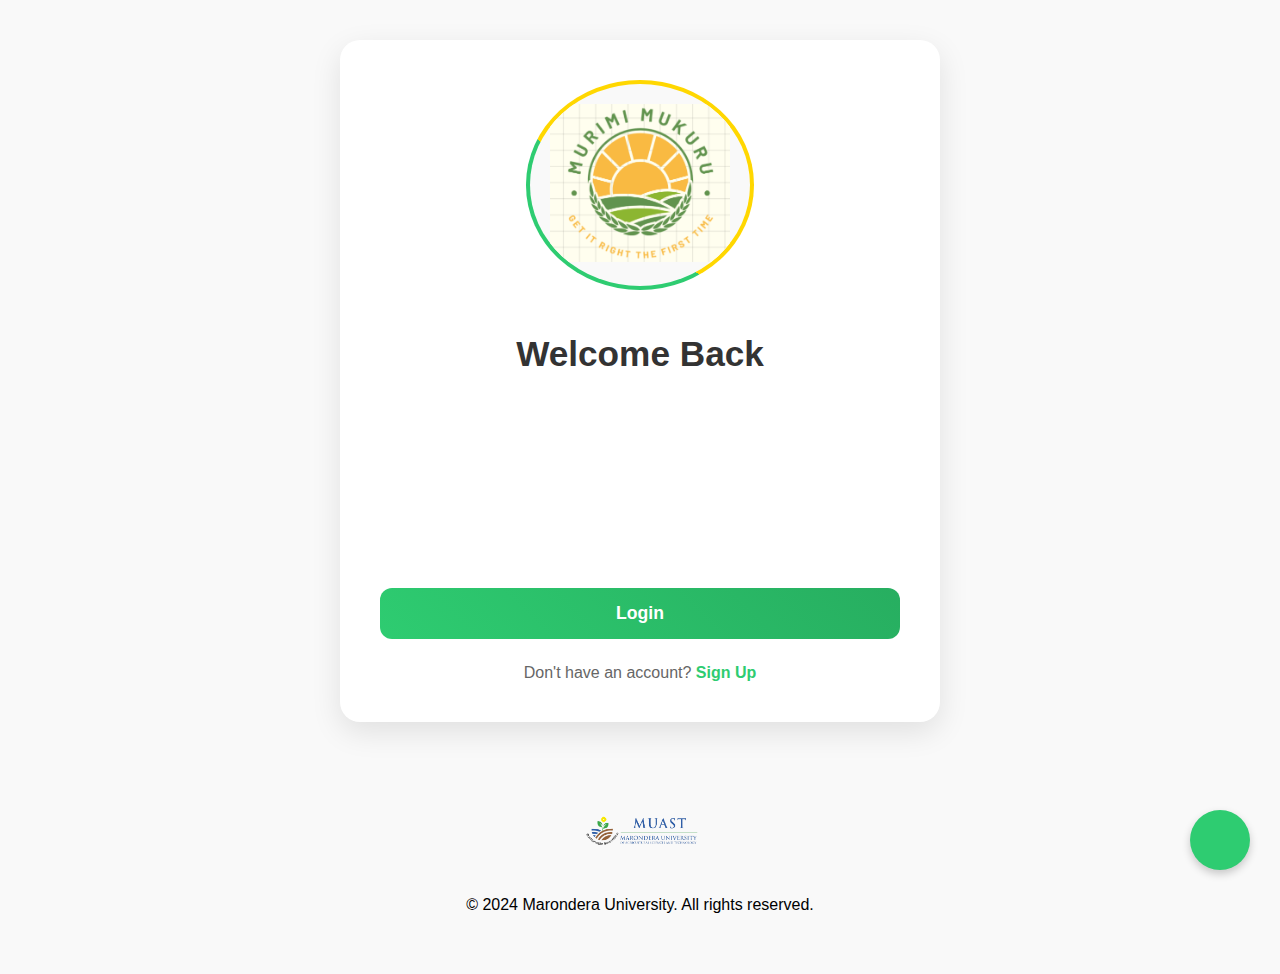
<file: index.html>
<!DOCTYPE html>
<html lang="en">
<head>
    <meta charset="UTF-8">
    <meta name="viewport" content="width=device-width, initial-scale=1.0">
    <title>MURIMI MUKURU - Login</title>
    <link rel="stylesheet" href="css/style.css">
    <link rel="stylesheet" href="https://cdnjs.cloudflare.com/ajax/libs/animate.css/4.1.1/animate.min.css">
</head>
<body>
    <div class="container">       
        <div class="form-container animate__animated animate__fadeInUp">
            <form id="loginForm" class="login-form">
                <div class="logo-container animate__animated animate__fadeInDown">
                    <img src="images/murimi.png" alt="Murimi Mukuru Logo" class="app-logo">
                </div>
                <h2>Welcome Back</h2>
                <div class="form-group">
                    <input type="text" id="email"  placeholder="Email">
                </div>
                <div class="form-group">
                    <input type="password" id="password"  placeholder="Password">
                </div>
                <button type="submit" class="btn-submit">Login</button>
                <p class="form-link">Don't have an account? <a href="signup.html">Sign Up</a></p>
            </form>
        </div>
        
        <footer class="footer">
            <div class="footer-content">
                <img src="images/logo.png" alt="Marondera University Logo" class="university-logo">
                <p>&copy; 2024 Marondera University. All rights reserved.</p>
            </div>
        </footer>

           <!-- Chat Feature -->
    <button class="chat-button" id="chatButton">
        <i class="fas fa-comments fa-lg"></i>
    </button>

    <div class="chat-window" id="chatWindow">
        <div class="chat-header">
            <span>Chat Support</span>
            <i class="fas fa-times" id="chatClose" style="cursor: pointer;"></i>
        </div>
        <div class="chat-messages" id="chatMessages">
            <!-- Messages will be added here dynamically -->
        </div>
        <div class="chat-input-area">
            <input type="text" class="chat-input" id="chatInput" placeholder="Type your message...">
            <button class="chat-send-btn" id="chatSend">
                <i class="fas fa-paper-plane"></i>
            </button>
        </div>
    </div>
    </div>
    <script src="js/script.js"></script>
</body>
</html>
</file>
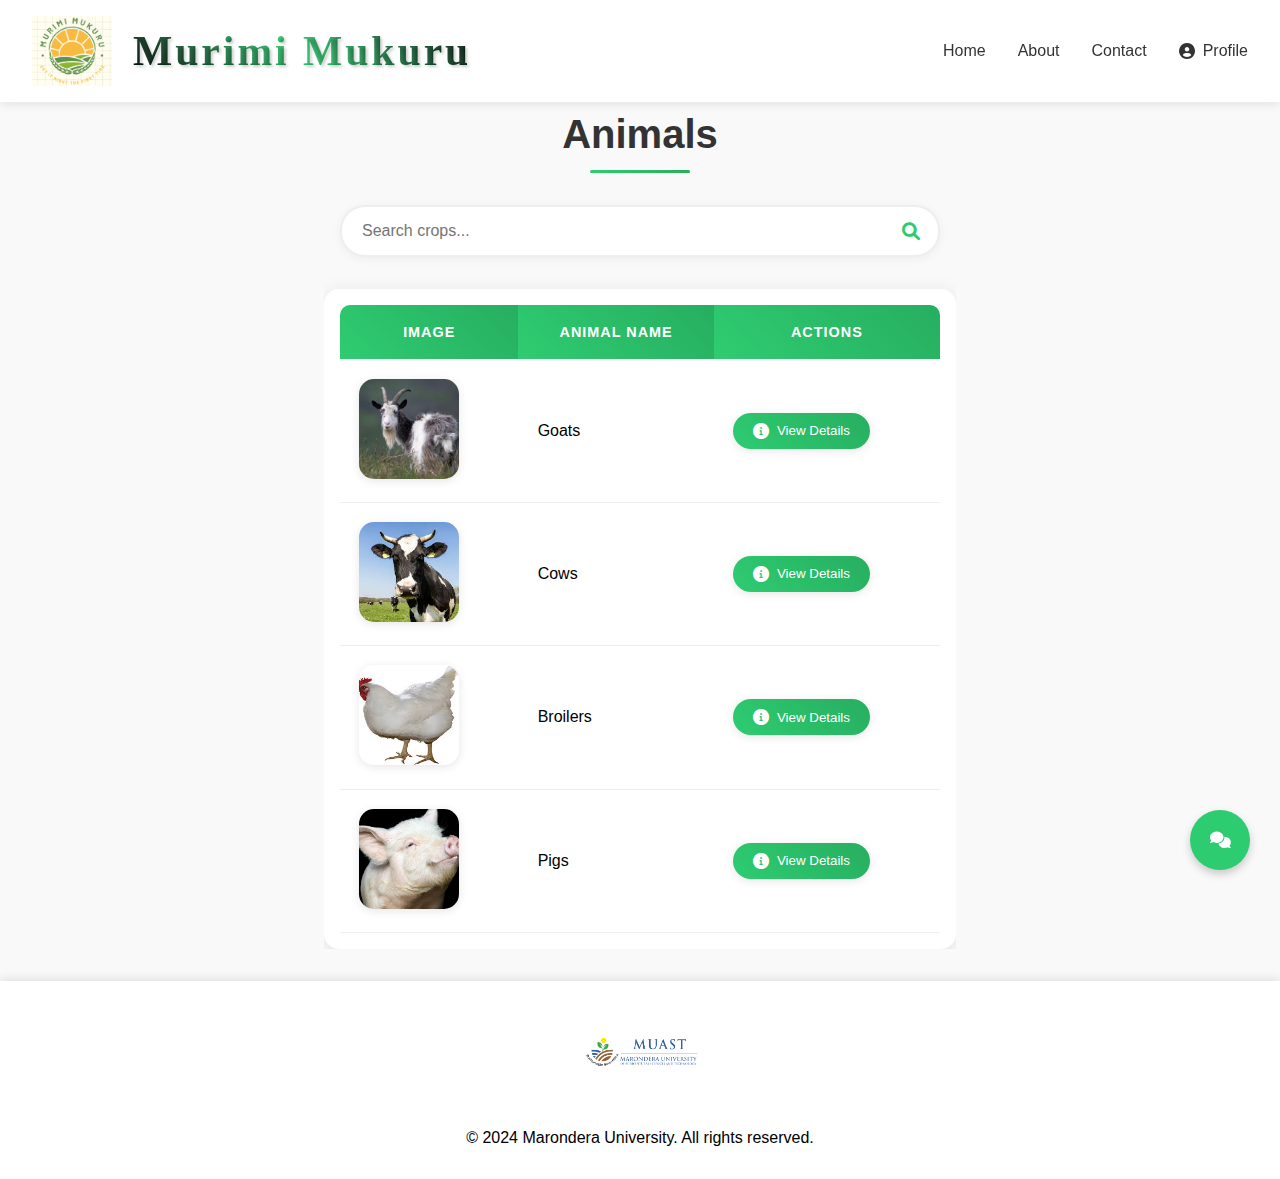
<file: animals.html>
<!DOCTYPE html>
<html lang="en">
<head>
    <meta charset="UTF-8">
    <meta name="viewport" content="width=device-width, initial-scale=1.0">
    <title>MURIMI MUKURU - Animals</title>
    <link rel="stylesheet" href="css/style.css">
    <link rel="stylesheet" href="css/home.css">
    <link rel="stylesheet" href="css/crops.css">
    <link rel="stylesheet" href="https://cdnjs.cloudflare.com/ajax/libs/animate.css/4.1.1/animate.min.css">
    <link rel="stylesheet" href="https://cdnjs.cloudflare.com/ajax/libs/font-awesome/6.0.0/css/all.min.css">
</head>
<body>
    <!-- Navigation -->
    <nav class="navbar animate__animated animate__slideInDown animate__faster">
        <div class="nav-logo">
            <img src="images/murimi.png" alt="Murimi Mukuru Logo" class="nav-logo-img">
            <span class="nav-logo-text">Murimi Mukuru</span>
        </div>
        <div class="nav-links">
            <a href="home.html" class="nav-link animate__animated animate__fadeIn animate__faster">Home</a>
            <a href="#" class="nav-link animate__animated animate__fadeIn animate__faster animate__delay-1s">About</a>
            <a href="#" class="nav-link animate__animated animate__fadeIn animate__faster animate__delay-1s">Contact</a>
            <a href="#" class="nav-link profile-link animate__animated animate__fadeIn animate__faster animate__delay-1s">
                <i class="fas fa-user-circle"></i>
                Profile
            </a>
        </div>
    </nav>

    <!-- Main Content -->
    <main class="main-content">
        <section class="crops-section animate__animated animate__fadeIn animate__faster">
            <h1 class="page-title animate__animated animate__slideInDown animate__faster">Animals</h1>
            <div class="search-container animate__animated animate__fadeInUp animate__faster">
                <input type="text" id="searchInput" placeholder="Search crops...">
                <i class="fas fa-search search-icon"></i>
            </div>

            <div class="crops-table-container animate__animated animate__fadeInUp animate__faster">
                <table id="cropsTable" class="crops-table">
                    <thead>
                        <tr>
                            <th>Image</th>
                            <th>Animal Name</th>
                            <th>Actions</th>
                        </tr>
                    </thead>
                    <tbody>
                        <tr class="table-row animate__animated animate__fadeInUp animate__faster">
                            <td><img src="images/goat.jpg" alt="Maize" class="crop-image"></td>
                            <td>Goats</td>
                            <td>
                                <button class="view-details-btn" onclick="window.location.href='goats.html'">
                                    <i class="fas fa-info-circle"></i>
                                    View Details
                                </button>
                            </td>
                        </tr>
                        <tr class="table-row animate__animated animate__fadeInUp animate__faster animate__delay-1s">
                            <td><img src="images/cow.jpg" alt="Groundnuts" class="crop-image"></td>
                            <td>Cows</td>
                            <td>
                                <button class="view-details-btn" onclick="viewCropDetails('groundnuts')">
                                    <i class="fas fa-info-circle"></i>
                                    View Details
                                </button>
                            </td>
                        </tr>
                        <tr class="table-row animate__animated animate__fadeInUp animate__faster animate__delay-1s">
                            <td><img src="images/broiler.jpg" alt="Coconut" class="crop-image"></td>
                            <td>Broilers</td>
                            <td>
                                <button class="view-details-btn" onclick="viewCropDetails('coconut')">
                                    <i class="fas fa-info-circle"></i>
                                    View Details
                                </button>
                            </td>
                        </tr>
                        <tr class="table-row animate__animated animate__fadeInUp animate__faster animate__delay-1s">
                            <td><img src="images/pig.webp" alt="Soya Beans" class="crop-image"></td>
                            <td>Pigs</td>
                            <td>
                                <button class="view-details-btn" onclick="viewCropDetails('soyabeans')">
                                    <i class="fas fa-info-circle"></i>
                                    View Details
                                </button>
                            </td>
                        </tr>
                    </tbody>
                </table>
            </div>
        </section>
    </main>

    <!-- Footer -->
    <footer class="footer animate__animated animate__fadeIn animate__faster animate__delay-1s">
        <div class="footer-content">
            <img src="images/logo.png" alt="Marondera University Logo" class="university-logo">
            <p>&copy; 2024 Marondera University. All rights reserved.</p>
        </div>
    </footer>
       <!-- Chat Feature -->
       <button class="chat-button" id="chatButton">
        <i class="fas fa-comments fa-lg"></i>
    </button>

    <div class="chat-window" id="chatWindow">
        <div class="chat-header">
            <span>Chat Support</span>
            <i class="fas fa-times" id="chatClose" style="cursor: pointer;"></i>
        </div>
        <div class="chat-messages" id="chatMessages">
            <!-- Messages will be added here dynamically -->
        </div>
        <div class="chat-input-area">
            <input type="text" class="chat-input" id="chatInput" placeholder="Type your message...">
            <button class="chat-send-btn" id="chatSend">
                <i class="fas fa-paper-plane"></i>
            </button>
        </div>
    </div>

    <script src="js/script.js"></script>
    <script src="js/crops.js"></script>
</body>
</html>
</file>
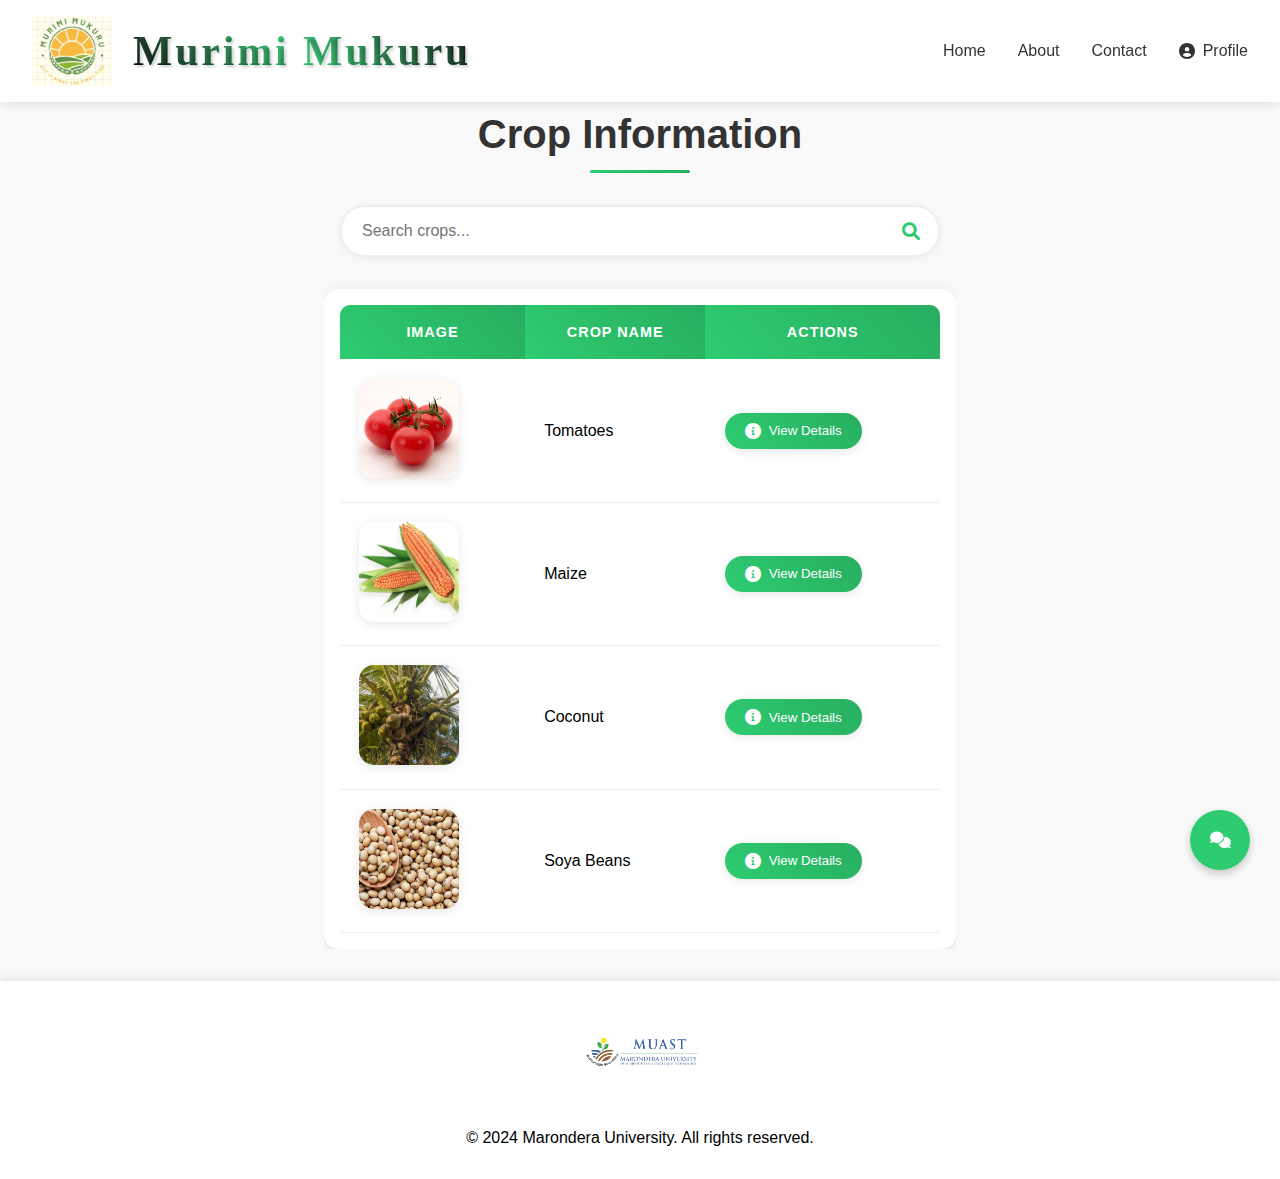
<file: crops.html>
<!DOCTYPE html>
<html lang="en">
<head>
    <meta charset="UTF-8">
    <meta name="viewport" content="width=device-width, initial-scale=1.0">
    <title>MURIMI MUKURU - Crops</title>
    <link rel="stylesheet" href="css/style.css">
    <link rel="stylesheet" href="css/home.css">
    <link rel="stylesheet" href="css/crops.css">
    <link rel="stylesheet" href="https://cdnjs.cloudflare.com/ajax/libs/animate.css/4.1.1/animate.min.css">
    <link rel="stylesheet" href="https://cdnjs.cloudflare.com/ajax/libs/font-awesome/6.0.0/css/all.min.css">
</head>
<body>
    <!-- Navigation -->
    <nav class="navbar animate__animated animate__slideInDown animate__faster">
        <div class="nav-logo">
            <img src="images/murimi.png" alt="Murimi Mukuru Logo" class="nav-logo-img">
            <span class="nav-logo-text">Murimi Mukuru</span>
        </div>
        <div class="nav-links">
            <a href="home.html" class="nav-link animate__animated animate__fadeIn animate__faster">Home</a>
            <a href="#" class="nav-link animate__animated animate__fadeIn animate__faster animate__delay-1s">About</a>
            <a href="#" class="nav-link animate__animated animate__fadeIn animate__faster animate__delay-1s">Contact</a>
            <a href="#" class="nav-link profile-link animate__animated animate__fadeIn animate__faster animate__delay-1s">
                <i class="fas fa-user-circle"></i>
                Profile
            </a>
        </div>
    </nav>

    <!-- Main Content -->
    <main class="main-content">
        <section class="crops-section animate__animated animate__fadeIn animate__faster">
            <h1 class="page-title animate__animated animate__slideInDown animate__faster">Crop Information</h1>
            <div class="search-container animate__animated animate__fadeInUp animate__faster">
                <input type="text" id="searchInput" placeholder="Search crops...">
                <i class="fas fa-search search-icon"></i>
            </div>

            <div class="crops-table-container animate__animated animate__fadeInUp animate__faster">
                <table id="cropsTable" class="crops-table">
                    <thead>
                        <tr>
                            <th>Image</th>
                            <th>Crop Name</th>
                            <th>Actions</th>
                        </tr>
                    </thead>
                    <tbody>
                        <tr class="table-row animate__animated animate__fadeInUp animate__faster">
                            <td><img src="images/tomatoes.jpg" alt="Maize" class="crop-image"></td>
                            <td>Tomatoes</td>
                            <td>
                                <button class="view-details-btn" onclick="window.location.href='tomatoes.html'">
                                    <i class="fas fa-info-circle"></i>
                                    View Details
                                </button>
                            </td>
                        </tr>

                        <tr class="table-row animate__animated animate__fadeInUp animate__faster animate__delay-1s">
                            <td><img src="images/maize.jpg" alt="Groundnuts" class="crop-image"></td>
                            <td>Maize</td>
                            <td>
                                <button class="view-details-btn" onclick="window.location.href='maize.html'">
                                    <i class="fas fa-info-circle"></i>
                                    View Details
                                </button>
                            </td>
                        </tr>
                     
                        <tr class="table-row animate__animated animate__fadeInUp animate__faster animate__delay-1s">
                            <td><img src="images/coconut.jpg" alt="Coconut" class="crop-image"></td>
                            <td>Coconut</td>
                            <td>
                                <button class="view-details-btn" onclick="viewCropDetails('coconut')">
                                    <i class="fas fa-info-circle"></i>
                                    View Details
                                </button>
                            </td>
                        </tr>
                        <tr class="table-row animate__animated animate__fadeInUp animate__faster animate__delay-1s">
                            <td><img src="images/soyabeans.jpg" alt="Soya Beans" class="crop-image"></td>
                            <td>Soya Beans</td>
                            <td>
                                <button class="view-details-btn" onclick="viewCropDetails('soyabeans')">
                                    <i class="fas fa-info-circle"></i>
                                    View Details
                                </button>
                            </td>
                        </tr>
                    </tbody>
                </table>
            </div>
        </section>
    </main>

    <!-- Footer -->
    <footer class="footer animate__animated animate__fadeIn animate__faster animate__delay-1s">
        <div class="footer-content">
            <img src="images/logo.png" alt="Marondera University Logo" class="university-logo">
            <p>&copy; 2024 Marondera University. All rights reserved.</p>
        </div>
    </footer>
       <!-- Chat Feature -->
       <button class="chat-button" id="chatButton">
        <i class="fas fa-comments fa-lg"></i>
    </button>

    <div class="chat-window" id="chatWindow">
        <div class="chat-header">
            <span>Chat Support</span>
            <i class="fas fa-times" id="chatClose" style="cursor: pointer;"></i>
        </div>
        <div class="chat-messages" id="chatMessages">
            <!-- Messages will be added here dynamically -->
        </div>
        <div class="chat-input-area">
            <input type="text" class="chat-input" id="chatInput" placeholder="Type your message...">
            <button class="chat-send-btn" id="chatSend">
                <i class="fas fa-paper-plane"></i>
            </button>
        </div>
    </div>

    <script src="js/script.js"></script>
    <script src="js/crops.js"></script>
</body>
</html>
</file>
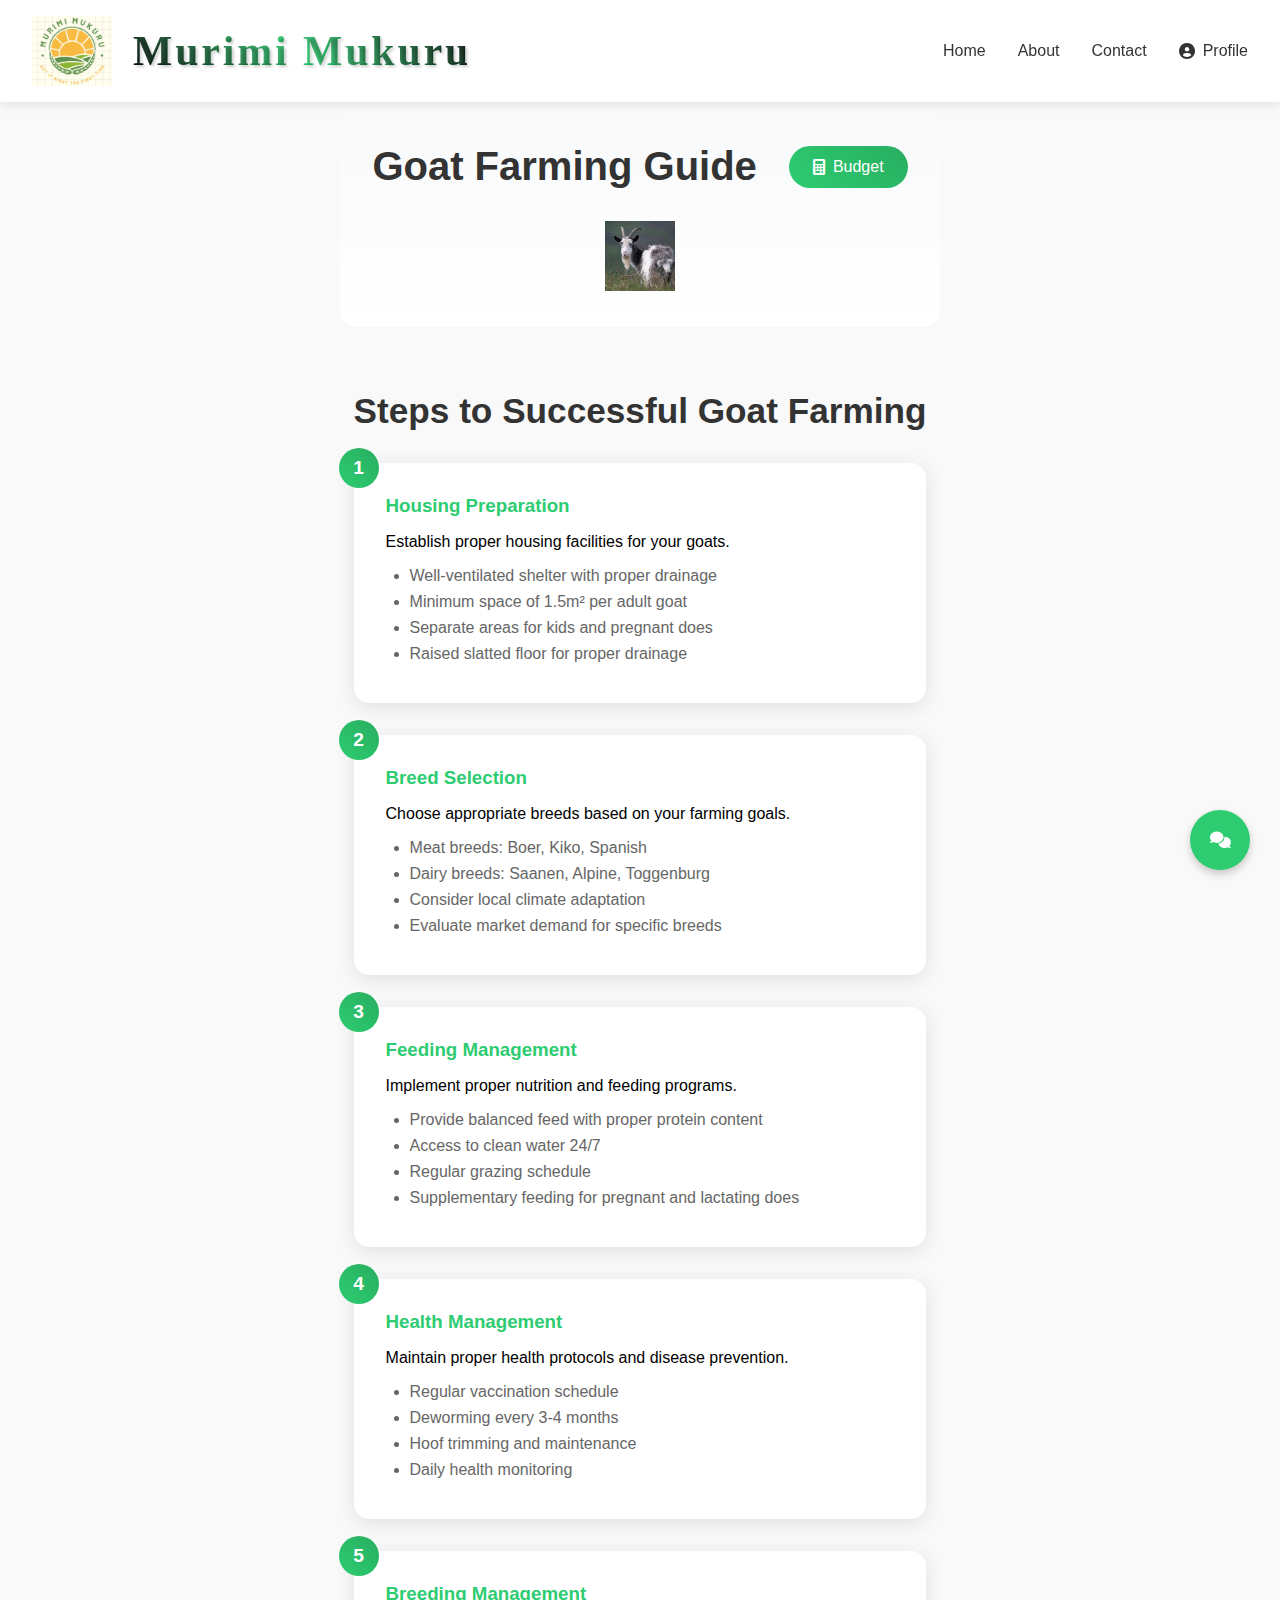
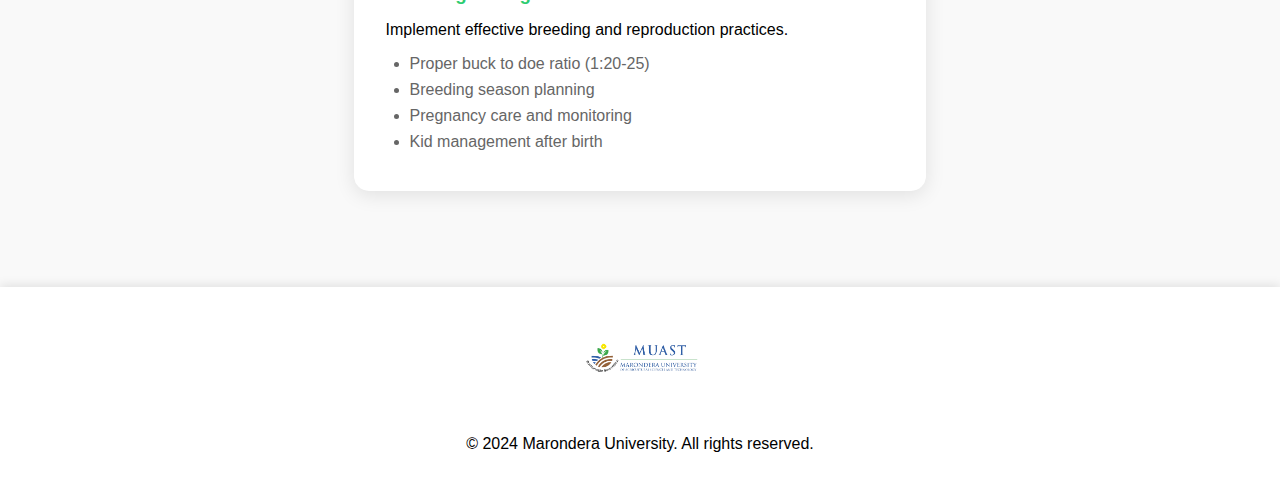
<file: goats.html>
<!DOCTYPE html>
<html lang="en">
<head>
    <meta charset="UTF-8">
    <meta name="viewport" content="width=device-width, initial-scale=1.0">
    <title>MURIMI MUKURU - Goat Farming Guide</title>
    <link rel="stylesheet" href="css/style.css">
    <link rel="stylesheet" href="css/home.css">
    <link rel="stylesheet" href="css/maize.css">
    <link rel="stylesheet" href="https://cdnjs.cloudflare.com/ajax/libs/animate.css/4.1.1/animate.min.css">
    <link rel="stylesheet" href="https://cdnjs.cloudflare.com/ajax/libs/font-awesome/6.0.0/css/all.min.css">
</head>
<body>
    <!-- Navigation -->
    <nav class="navbar">
        <div class="nav-logo">
            <img src="images/murimi.png" alt="Murimi Mukuru Logo" class="nav-logo-img">
            <span class="nav-logo-text">Murimi Mukuru</span>
        </div>
        <div class="nav-links">
            <a href="home.html" class="nav-link">Home</a>
            <a href="#" class="nav-link">About</a>
            <a href="#" class="nav-link">Contact</a>
            <a href="#" class="nav-link profile-link">
                <i class="fas fa-user-circle"></i>
                Profile
            </a>
        </div>
    </nav>

    <!-- Main Content -->
    <main class="main-content">
        <section class="crop-header animate__animated animate__fadeIn">
            <div class="crop-title">
                <h1>Goat Farming Guide</h1>
                <button id="budgetBtn" class="budget-btn">
                    <i class="fas fa-calculator"></i>
                    Budget
                </button>
            </div>
            <div class="crop-image-container">
                <img src="images/goat.jpg" alt="Goat" class="crop-main-image" width="70px" height="70px">
            </div>
        </section>

        <section class="growing-steps animate__animated animate__fadeInUp">
            <h2>Steps to Successful Goat Farming</h2>
            
            <div class="step-card">
                <div class="step-number">1</div>
                <h3>Housing Preparation</h3>
                <p>Establish proper housing facilities for your goats.</p>
                <ul>
                    <li>Well-ventilated shelter with proper drainage</li>
                    <li>Minimum space of 1.5m² per adult goat</li>
                    <li>Separate areas for kids and pregnant does</li>
                    <li>Raised slatted floor for proper drainage</li>
                </ul>
            </div>

            <div class="step-card">
                <div class="step-number">2</div>
                <h3>Breed Selection</h3>
                <p>Choose appropriate breeds based on your farming goals.</p>
                <ul>
                    <li>Meat breeds: Boer, Kiko, Spanish</li>
                    <li>Dairy breeds: Saanen, Alpine, Toggenburg</li>
                    <li>Consider local climate adaptation</li>
                    <li>Evaluate market demand for specific breeds</li>
                </ul>
            </div>

            <div class="step-card">
                <div class="step-number">3</div>
                <h3>Feeding Management</h3>
                <p>Implement proper nutrition and feeding programs.</p>
                <ul>
                    <li>Provide balanced feed with proper protein content</li>
                    <li>Access to clean water 24/7</li>
                    <li>Regular grazing schedule</li>
                    <li>Supplementary feeding for pregnant and lactating does</li>
                </ul>
            </div>

            <div class="step-card">
                <div class="step-number">4</div>
                <h3>Health Management</h3>
                <p>Maintain proper health protocols and disease prevention.</p>
                <ul>
                    <li>Regular vaccination schedule</li>
                    <li>Deworming every 3-4 months</li>
                    <li>Hoof trimming and maintenance</li>
                    <li>Daily health monitoring</li>
                </ul>
            </div>

            <div class="step-card">
                <div class="step-number">5</div>
                <h3>Breeding Management</h3>
                <p>Implement effective breeding and reproduction practices.</p>
                <ul>
                    <li>Proper buck to doe ratio (1:20-25)</li>
                    <li>Breeding season planning</li>
                    <li>Pregnancy care and monitoring</li>
                    <li>Kid management after birth</li>
                </ul>
            </div>
        </section>

        <!-- Budget Calculator Modal -->
        <div id="budgetModal" class="modal">
            <div class="modal-content animate__animated animate__fadeInDown">
                <span class="close">&times;</span>
                <h2>Goat Farming Budget Calculator</h2>
                <form id="budgetForm">
                    <div class="budget-table">
                        <h3>Fixed Assets</h3>
                        <table>
                            <thead>
                                <tr>
                                    <th>Item</th>
                                    <th>Quantity</th>
                                    <th>Unit Cost ($)</th>
                                    <th>Total ($)</th>
                                </tr>
                            </thead>
                            <tbody>
                                <tr>
                                    <td>Goat Houses Construction & Fencing</td>
                                    <td><input type="number" id="housesQty" value="1" readonly></td>
                                    <td><input type="number" id="housesUnitCost" value="3000" readonly></td>
                                    <td><span id="housesTotal">3,000.00</span></td>
                                </tr>
                                <tr>
                                    <td>Feeders</td>
                                    <td><input type="number" id="feedersQty" value="1000"></td>
                                    <td><input type="number" id="feedersUnitCost" value="5"></td>
                                    <td><span id="feedersTotal">5,000.00</span></td>
                                </tr>
                                <tr>
                                    <td>Drinkers</td>
                                    <td><input type="number" id="drinkersQty" value="1000"></td>
                                    <td><input type="number" id="drinkersUnitCost" value="5"></td>
                                    <td><span id="drinkersTotal">5,000.00</span></td>
                                </tr>
                                <tr>
                                    <td>Breeding Stock (Boer Goats)</td>
                                    <td><input type="number" id="boerQty" value="0"></td>
                                    <td><input type="number" id="boerUnitCost" value="450"></td>
                                    <td><span id="boerTotal">0.00</span></td>
                                </tr>
                                <tr>
                                    <td>Breeding Stock (Indeginious Goats)</td>
                                    <td><input type="number" id="indigQty" value="0"></td>
                                    <td><input type="number" id="indigUnitCost" value="35"></td>
                                    <td><span id="indigTotal">0.00</span></td>
                                </tr>
                                <tr class="total-row">
                                    <td colspan="3"><strong>Total Fixed Assets</strong></td>
                                    <td><strong><span id="totalFixedAssets">13,000.00</span></strong></td>
                                </tr>
                            </tbody>
                        </table>

                        <h3>Working Capital</h3>
                        <table>
                            <thead>
                                <tr>
                                    <th>Item</th>
                                    <th>Quantity</th>
                                    <th>Unit Cost ($)</th>
                                    <th>Total ($)</th>
                                </tr>
                            </thead>
                            <tbody>
                                <tr>
                                    <td>Supplementary Feed (Maize, grains etc)</td>
                                    <td><input type="number" id="feedQty" value="0"></td>
                                    <td><input type="number" id="feedUnitCost" value="0"></td>
                                    <td><span id="feedTotal">0.00</span></td>
                                </tr>
                                <tr>
                                    <td>Veterinary Supplies</td>
                                    <td><input type="number" id="vetQty" value="0"></td>
                                    <td><input type="number" id="vetUnitCost" value="0"></td>
                                    <td><span id="vetTotal">0.00</span></td>
                                </tr>
                                <tr>
                                    <td>Transport to Market</td>
                                    <td><input type="number" id="transportQty" value="0"></td>
                                    <td><input type="number" id="transportUnitCost" value="0"></td>
                                    <td><span id="transportTotal">0.00</span></td>
                                </tr>
                                <tr>
                                    <td>Salaries</td>
                                    <td colspan="2"><input type="number" id="salaries" value="0"></td>
                                    <td><span id="salariesTotal">0.00</span></td>
                                </tr>
                                <tr>
                                    <td>Marketing and Advertising</td>
                                    <td colspan="2"><input type="number" id="marketing" value="0"></td>
                                    <td><span id="marketingTotal">0.00</span></td>
                                </tr>
                                <tr>
                                    <td>Repairs and maintenance</td>
                                    <td colspan="2"><input type="number" id="repairs" value="0"></td>
                                    <td><span id="repairsTotal">0.00</span></td>
                                </tr>
                                <tr>
                                    <td>Other Costs</td>
                                    <td colspan="2"><input type="number" id="otherCosts" value="0"></td>
                                    <td><span id="otherTotal">0.00</span></td>
                                </tr>
                                <tr class="total-row">
                                    <td colspan="3"><strong>Total Working Capital</strong></td>
                                    <td><strong><span id="totalWorkingCapital">0.00</span></strong></td>
                                </tr>
                            </tbody>
                        </table>

                        <div class="final-total">
                            <h3>Total Startup Costs: $<span id="totalStartupCosts">13,000.00</span></h3>
                        </div>
                    </div>

                    <button type="submit" class="calculate-btn">Calculate Total</button>
                </form>
            </div>
        </div>
    </main>

    <!-- Footer -->
    <footer class="footer">
        <div class="footer-content">
            <img src="images/logo.png" alt="Marondera University Logo" class="university-logo">
            <p>&copy; 2024 Marondera University. All rights reserved.</p>
        </div>
    </footer>

       <!-- Chat Feature -->
       <button class="chat-button" id="chatButton">
        <i class="fas fa-comments fa-lg"></i>
    </button>

    <div class="chat-window" id="chatWindow">
        <div class="chat-header">
            <span>Chat Support</span>
            <i class="fas fa-times" id="chatClose" style="cursor: pointer;"></i>
        </div>
        <div class="chat-messages" id="chatMessages">
            <!-- Messages will be added here dynamically -->
        </div>
        <div class="chat-input-area">
            <input type="text" class="chat-input" id="chatInput" placeholder="Type your message...">
            <button class="chat-send-btn" id="chatSend">
                <i class="fas fa-paper-plane"></i>
            </button>
        </div>
    </div>

    <script src="js/script.js"></script>
    <script src="js/goats.js"></script>
</body>
</html>
</file>
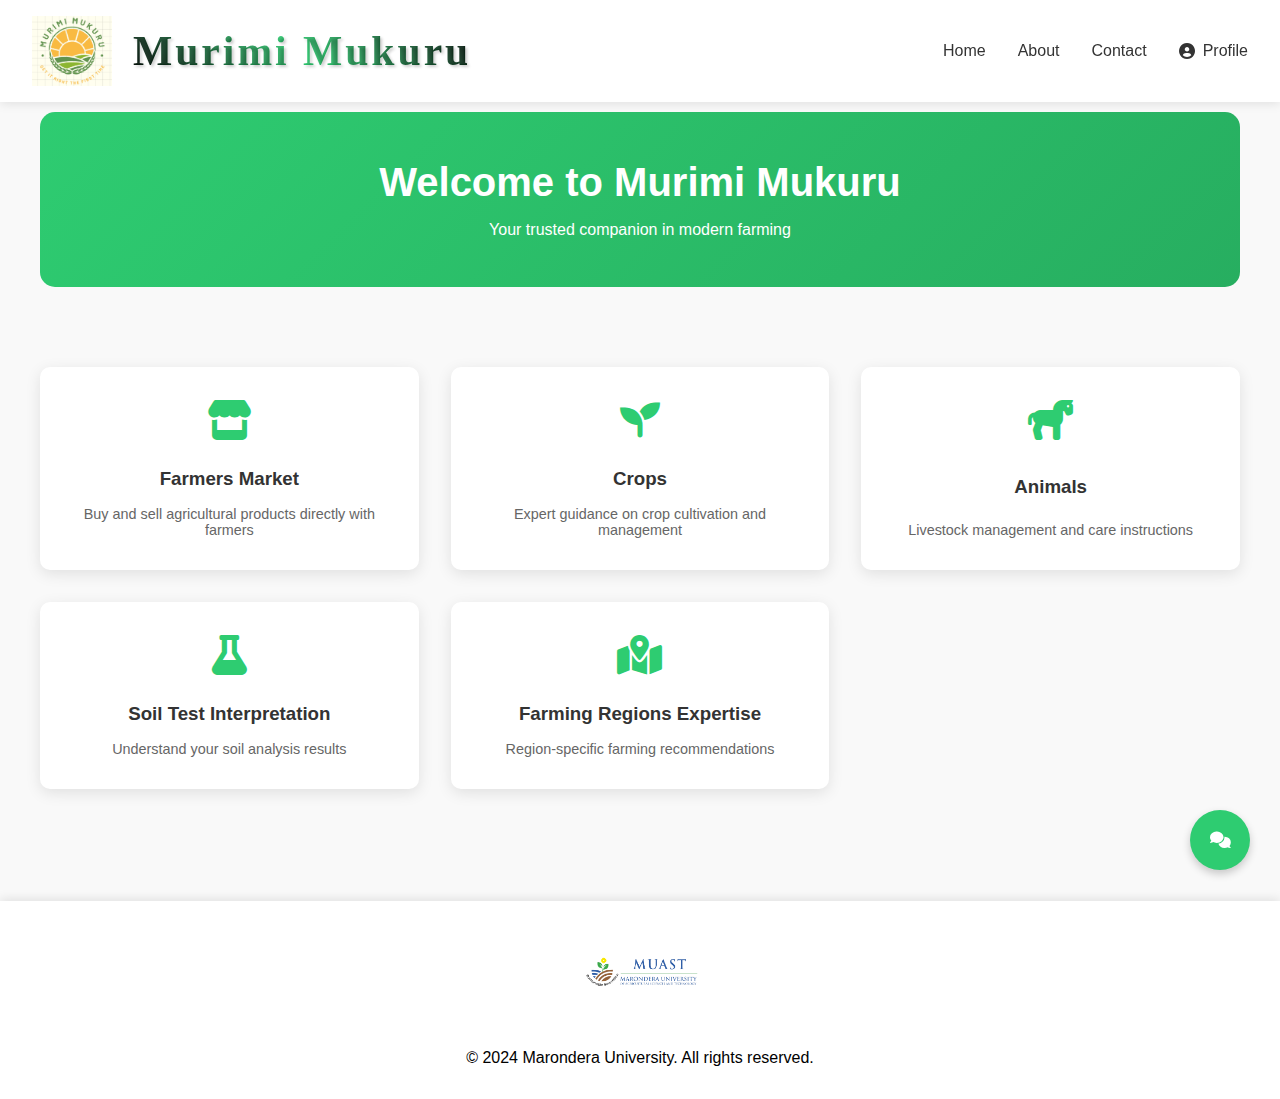
<file: home.html>
<!DOCTYPE html>
<html lang="en">
<head>
    <meta charset="UTF-8">
    <meta name="viewport" content="width=device-width, initial-scale=1.0">
    <title>MURIMI MUKURU - Home</title>
    <link href="https://fonts.googleapis.com/css2?family=Poppins:wght@700&display=swap" rel="stylesheet">
    <link rel="stylesheet" href="css/style.css">
    <link rel="stylesheet" href="css/home.css">
    <link rel="stylesheet" href="https://cdnjs.cloudflare.com/ajax/libs/animate.css/4.1.1/animate.min.css">
    <link rel="stylesheet" href="https://cdnjs.cloudflare.com/ajax/libs/font-awesome/6.0.0/css/all.min.css">
</head>
<body>
    <!-- Navigation -->
    <nav class="navbar">
        <div class="nav-logo">
            <img src="images/murimi.png" alt="Murimi Mukuru Logo" class="nav-logo-img">
            <span class="nav-logo-text">Murimi Mukuru</span>
        </div>
        <div class="nav-links">
            <a href="#" class="nav-link">Home</a>
            <a href="#" class="nav-link">About</a>
            <a href="#" class="nav-link">Contact</a>
            <a href="#" class="nav-link profile-link">
                <i class="fas fa-user-circle"></i>
                Profile
            </a>
        </div>
    </nav>

    <!-- Main Content -->
    <main class="main-content">
        <section class="hero-section animate__animated animate__fadeIn">
            <h1>Welcome to Murimi Mukuru</h1>
            <p>Your trusted companion in modern farming</p>
        </section>

        <section class="features-grid animate__animated animate__fadeInUp">
            
            <div class="feature-card" onclick="location.href='market.html'">
                <div class="feature-icon">
                    <i class="fas fa-store"></i>
                </div>
                <h3>Farmers Market</h3>
                <p>Buy and sell agricultural products directly with farmers</p>
            </div>

            <div class="feature-card" onclick="location.href='crops.html'">
                <div class="feature-icon">
                    <i class="fas fa-seedling"></i>
                </div>
                <h3>Crops</h3>
                <p>Expert guidance on crop cultivation and management</p>
            </div>

            <div class="feature-card" onclick="location.href='animals.html'">
                <div class="feature-icon">
                    <i class="fas fa-horse"></i>
                </div>
                <h3>Animals</h3>
                <p>Livestock management and care instructions</p>
            </div>

            <div class="feature-card" onclick="location.href='soil_test.html'">
                <div class="feature-icon">
                    <i class="fas fa-flask"></i>
                </div>
                <h3>Soil Test Interpretation</h3>
                <p>Understand your soil analysis results</p>
            </div>

            <div class="feature-card" onclick="location.href='regions.html'">
                <div class="feature-icon">
                    <i class="fas fa-map-marked-alt"></i>
                </div>
                <h3>Farming Regions Expertise</h3>
                <p>Region-specific farming recommendations</p>
            </div>

           
        </section>
    </main>

    <!-- Footer -->
    <footer class="footer">
        <div class="footer-content">
            <img src="images/logo.png" alt="Marondera University Logo" class="university-logo">
            <p>&copy; 2024 Marondera University. All rights reserved.</p>
        </div>
    </footer>

    <!-- Chat Feature -->
    <button class="chat-button" id="chatButton">
        <i class="fas fa-comments fa-lg"></i>
    </button>

    <div class="chat-window" id="chatWindow">
        <div class="chat-header">
            <span>Chat Support</span>
            <i class="fas fa-times" id="chatClose" style="cursor: pointer;"></i>
        </div>
        <div class="chat-messages" id="chatMessages">
            <!-- Messages will be added here dynamically -->
        </div>
        <div class="chat-input-area">
            <input type="text" class="chat-input" id="chatInput" placeholder="Type your message...">
            <button class="chat-send-btn" id="chatSend">
                <i class="fas fa-paper-plane"></i>
            </button>
        </div>
    </div>

    <script src="js/script.js"></script>
</body>
</html>
</file>
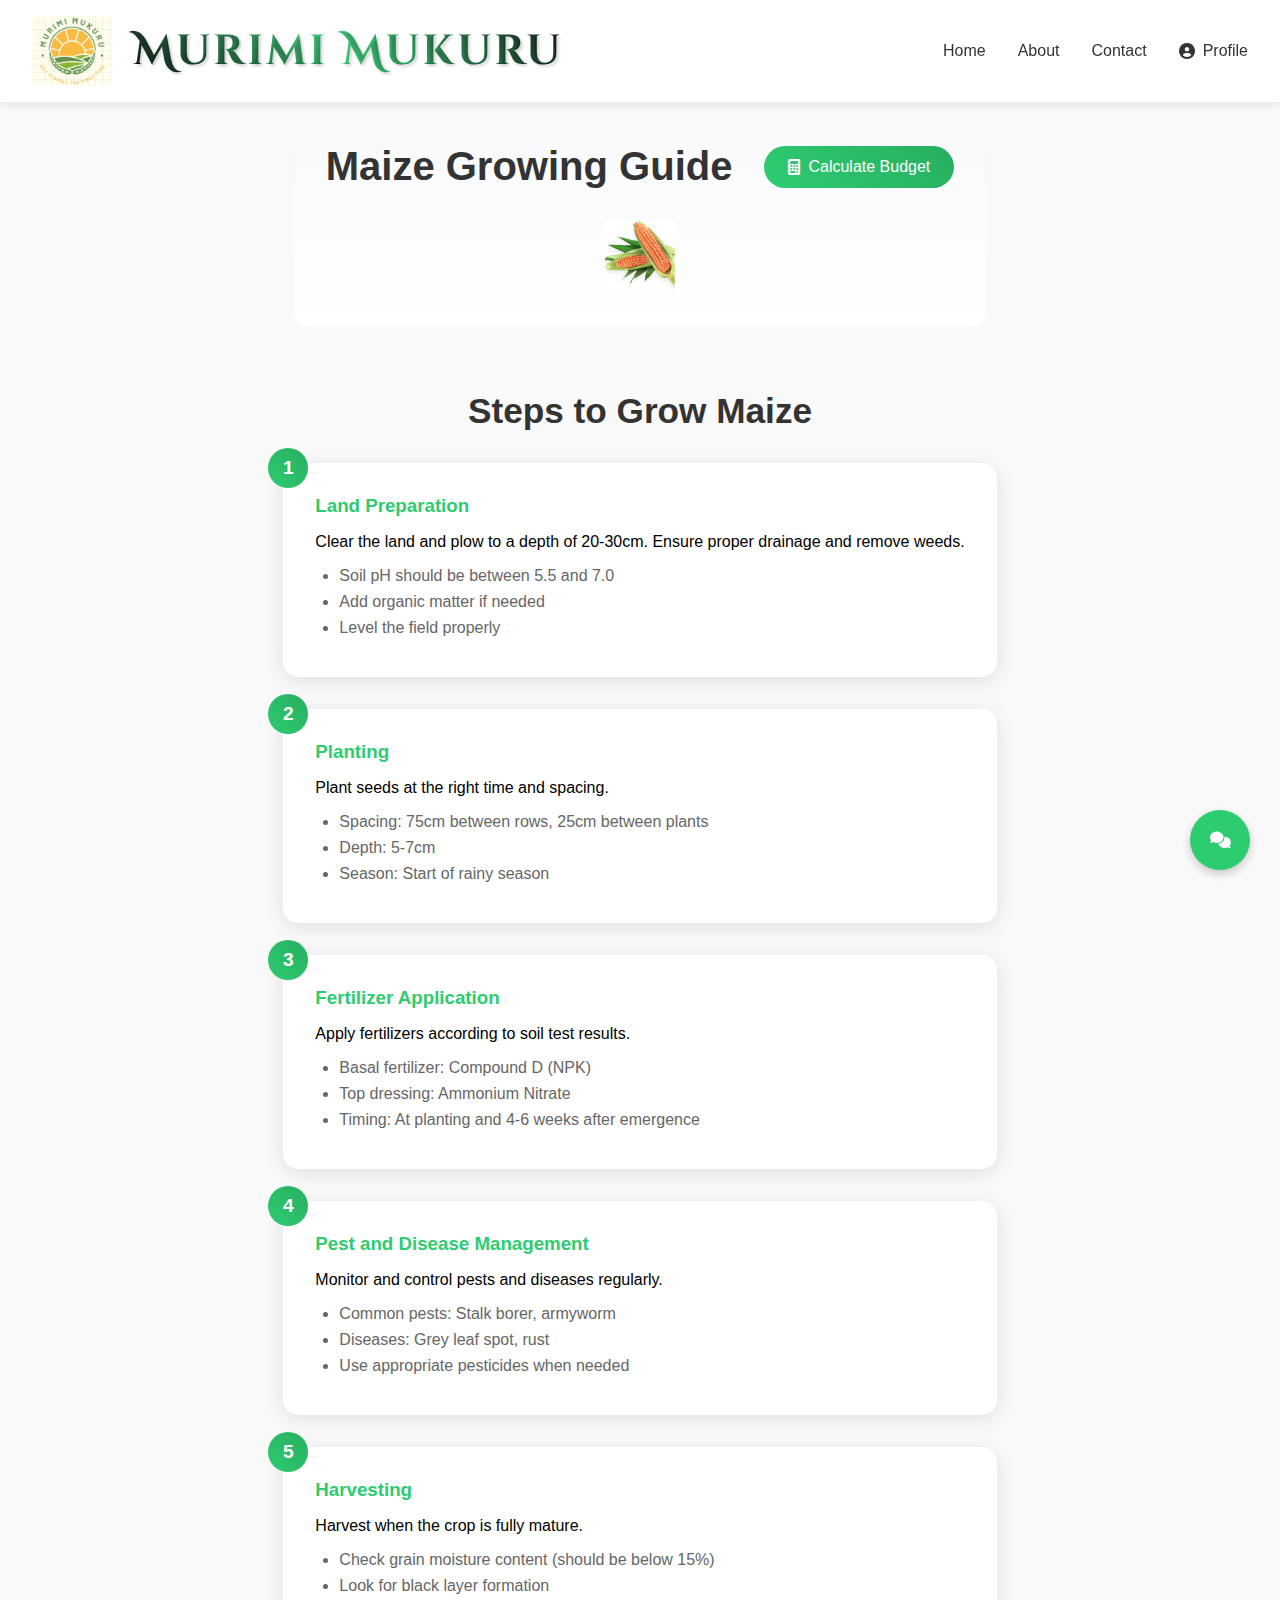
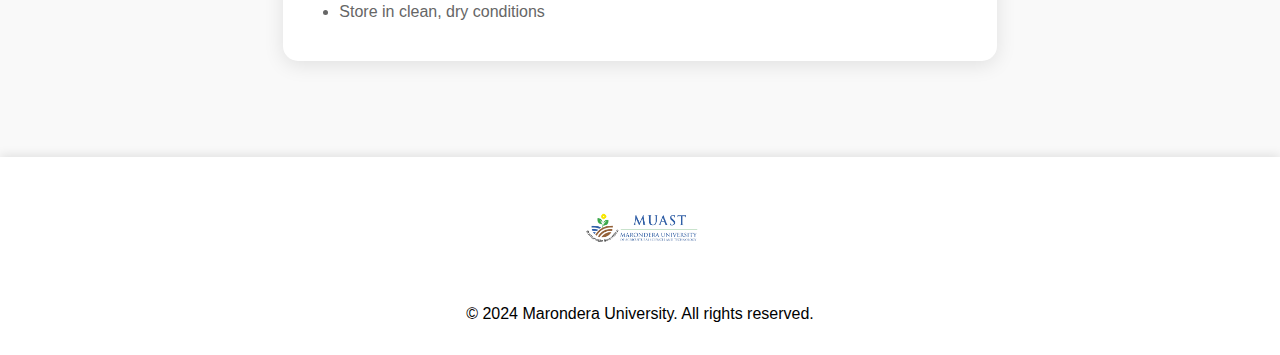
<file: maize.html>
<!DOCTYPE html>
<html lang="en">
<head>
    <meta charset="UTF-8">
    <meta name="viewport" content="width=device-width, initial-scale=1.0">
    <title>MURIMI MUKURU - Maize Growing Guide</title>
    <link href="https://fonts.googleapis.com/css2?family=Cinzel+Decorative:wght@700&family=Marcellus&display=swap" rel="stylesheet">
    <link rel="stylesheet" href="css/style.css">
    <link rel="stylesheet" href="css/home.css">
    <link rel="stylesheet" href="css/maize.css">
    <link rel="stylesheet" href="https://cdnjs.cloudflare.com/ajax/libs/animate.css/4.1.1/animate.min.css">
    <link rel="stylesheet" href="https://cdnjs.cloudflare.com/ajax/libs/font-awesome/6.0.0/css/all.min.css">
</head>
<body>
    <!-- Navigation -->
    <nav class="navbar">
        <div class="nav-logo">
            <img src="images/murimi.png" alt="Murimi Mukuru Logo" class="nav-logo-img">
            <span class="nav-logo-text">Murimi Mukuru</span>
        </div>
        <div class="nav-links">
            <a href="home.html" class="nav-link">Home</a>
            <a href="#" class="nav-link">About</a>
            <a href="#" class="nav-link">Contact</a>
            <a href="#" class="nav-link profile-link">
                <i class="fas fa-user-circle"></i>
                Profile
            </a>
        </div>
    </nav>

    <!-- Main Content -->
    <main class="main-content">
        <section class="crop-header animate__animated animate__fadeIn">
            <div class="crop-title">
                <h1>Maize Growing Guide</h1>
                <button id="budgetBtn" class="budget-btn">
                    <i class="fas fa-calculator"></i>
                    Calculate Budget
                </button>
            </div>
            <div class="crop-image-container">
                <img src="images/maize.jpg" alt="Maize" class="crop-main-image" width="70px" height="70px">
            </div>
        </section>

        <section class="growing-steps animate__animated animate__fadeInUp">
            <h2>Steps to Grow Maize</h2>
            
            <div class="step-card">
                <div class="step-number">1</div>
                <h3>Land Preparation</h3>
                <p>Clear the land and plow to a depth of 20-30cm. Ensure proper drainage and remove weeds.</p>
                <ul>
                    <li>Soil pH should be between 5.5 and 7.0</li>
                    <li>Add organic matter if needed</li>
                    <li>Level the field properly</li>
                </ul>
            </div>

            <div class="step-card">
                <div class="step-number">2</div>
                <h3>Planting</h3>
                <p>Plant seeds at the right time and spacing.</p>
                <ul>
                    <li>Spacing: 75cm between rows, 25cm between plants</li>
                    <li>Depth: 5-7cm</li>
                    <li>Season: Start of rainy season</li>
                </ul>
            </div>

            <div class="step-card">
                <div class="step-number">3</div>
                <h3>Fertilizer Application</h3>
                <p>Apply fertilizers according to soil test results.</p>
                <ul>
                    <li>Basal fertilizer: Compound D (NPK)</li>
                    <li>Top dressing: Ammonium Nitrate</li>
                    <li>Timing: At planting and 4-6 weeks after emergence</li>
                </ul>
            </div>

            <div class="step-card">
                <div class="step-number">4</div>
                <h3>Pest and Disease Management</h3>
                <p>Monitor and control pests and diseases regularly.</p>
                <ul>
                    <li>Common pests: Stalk borer, armyworm</li>
                    <li>Diseases: Grey leaf spot, rust</li>
                    <li>Use appropriate pesticides when needed</li>
                </ul>
            </div>

            <div class="step-card">
                <div class="step-number">5</div>
                <h3>Harvesting</h3>
                <p>Harvest when the crop is fully mature.</p>
                <ul>
                    <li>Check grain moisture content (should be below 15%)</li>
                    <li>Look for black layer formation</li>
                    <li>Store in clean, dry conditions</li>
                </ul>
            </div>
        </section>

        <!-- Budget Calculator Modal -->
        <div id="budgetModal" class="modal">
            <div class="modal-content animate__animated animate__fadeInDown">
                <span class="close">&times;</span>
                <h2>Maize Budget Calculator</h2>
                <form id="budgetForm">
                    <div class="form-group">
                        <label for="landSize">Land Size (hectares):</label>
                        <input type="number" id="landSize" required min="0.1" step="0.1">
                    </div>

                    <div class="form-group">
                        <label for="seedType">Seed Type:</label>
                        <select id="seedType" required>
                            <option value="early">Early Maturity</option>
                            <option value="medium">Medium Maturity</option>
                            <option value="late">Late Maturity</option>
                        </select>
                    </div>

                    <div class="form-group">
                        <label for="irrigationType">Irrigation Type:</label>
                        <select id="irrigationType" required>
                            <option value="rainfed">Rainfed</option>
                            <option value="sprinkler">Sprinkler</option>
                            <option value="drip">Drip</option>
                        </select>
                    </div>

                    <button type="submit" class="calculate-btn">
                        <i class="fas fa-calculator"></i>
                        Calculate
                    </button>
                </form>

                <div id="budgetResults" class="budget-results">
                    <h3>Estimated Requirements:</h3>
                    <div class="results-grid">
                        <div class="result-item">
                            <span class="result-label">Seeds Required:</span>
                            <span id="seedsRequired" class="result-value">-</span>
                        </div>
                        <div class="result-item">
                            <span class="result-label">Compound D Fertilizer:</span>
                            <span id="compoundD" class="result-value">-</span>
                        </div>
                        <div class="result-item">
                            <span class="result-label">AN Fertilizer:</span>
                            <span id="anFertilizer" class="result-value">-</span>
                        </div>
                        <div class="result-item">
                            <span class="result-label">Estimated Cost:</span>
                            <span id="totalCost" class="result-value">-</span>
                        </div>
                    </div>
                </div>
            </div>
        </div>
    </main>

    <!-- Footer -->
    <footer class="footer">
        <div class="footer-content">
            <img src="images/logo.png" alt="Marondera University Logo" class="university-logo">
            <p>&copy; 2024 Marondera University. All rights reserved.</p>
        </div>
    </footer>

       <!-- Chat Feature -->
       <button class="chat-button" id="chatButton">
        <i class="fas fa-comments fa-lg"></i>
    </button>

    <div class="chat-window" id="chatWindow">
        <div class="chat-header">
            <span>Chat Support</span>
            <i class="fas fa-times" id="chatClose" style="cursor: pointer;"></i>
        </div>
        <div class="chat-messages" id="chatMessages">
            <!-- Messages will be added here dynamically -->
        </div>
        <div class="chat-input-area">
            <input type="text" class="chat-input" id="chatInput" placeholder="Type your message...">
            <button class="chat-send-btn" id="chatSend">
                <i class="fas fa-paper-plane"></i>
            </button>
        </div>
    </div>

    <script src="js/script.js"></script>
    <script src="js/maize.js"></script>
</body>
</html>
</file>
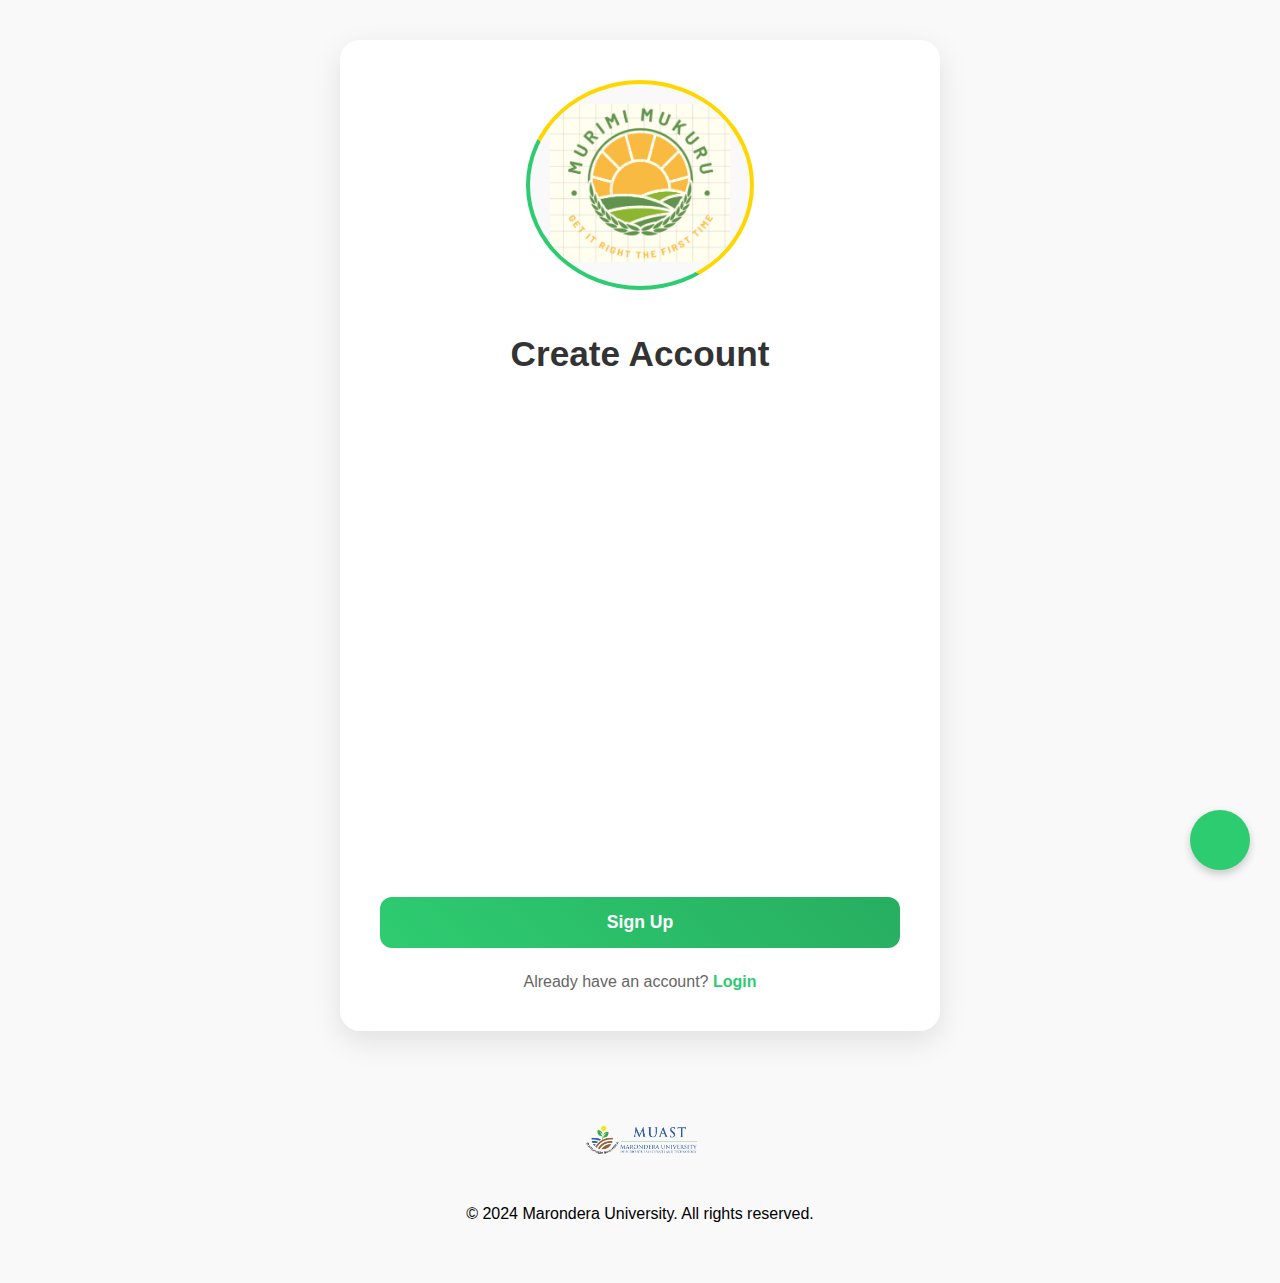
<file: signup.html>
<!DOCTYPE html>
<html lang="en">
<head>
    <meta charset="UTF-8">
    <meta name="viewport" content="width=device-width, initial-scale=1.0">
    <title>MURIMI MUKURU - Sign Up</title>
    <link rel="stylesheet" href="css/style.css">
    <link rel="stylesheet" href="https://cdnjs.cloudflare.com/ajax/libs/animate.css/4.1.1/animate.min.css">
</head>
<body>
    <div class="container">       
        <div class="form-container animate__animated animate__fadeInUp">
            <form id="signupForm" class="signup-form">
                <div class="logo-container animate__animated animate__fadeInDown">
                    <img src="images/murimi.png" alt="Murimi Mukuru Logo" class="app-logo">
                </div>
                <h2>Create Account</h2>
                <div class="form-group">
                    <input type="text" id="firstname" required placeholder="First Name">
                </div>
                <div class="form-group">
                    <input type="text" id="lastname" required placeholder="Last Name">
                </div>
                <div class="form-group">
                    <input type="email" id="email" required placeholder="Email">
                </div>
                <div class="form-group">
                    <select id="province" required>
                        <option value="">Select Province</option>
                        <option value="Harare">Harare</option>
                        <option value="Bulawayo">Bulawayo</option>
                        <option value="Manicaland">Manicaland</option>
                        <option value="Mashonaland Central">Mashonaland Central</option>
                        <option value="Mashonaland East">Mashonaland East</option>
                        <option value="Mashonaland West">Mashonaland West</option>
                        <option value="Masvingo">Masvingo</option>
                        <option value="Matabeleland North">Matabeleland North</option>
                        <option value="Matabeleland South">Matabeleland South</option>
                        <option value="Midlands">Midlands</option>
                    </select>
                </div>
                <div class="form-group">
                    <input type="password" id="password" required placeholder="Password">
                </div>
                <div class="form-group">
                    <input type="password" id="confirmPassword" required placeholder="Confirm Password">
                </div>
                <button type="submit" class="btn-submit">
                    <i class="fas fa-user-plus"></i> Sign Up
                </button>
                <p class="form-link">Already have an account? <a href="index.html">Login</a></p>
            </form>
        </div>
        
        <footer class="footer">
            <div class="footer-content">
                <img src="images/logo.png" alt="Marondera University Logo" class="university-logo">
                <p>&copy; 2024 Marondera University. All rights reserved.</p>
            </div>
        </footer>

           <!-- Chat Feature -->
    <button class="chat-button" id="chatButton">
        <i class="fas fa-comments fa-lg"></i>
    </button>

    <div class="chat-window" id="chatWindow">
        <div class="chat-header">
            <span>Chat Support</span>
            <i class="fas fa-times" id="chatClose" style="cursor: pointer;"></i>
        </div>
        <div class="chat-messages" id="chatMessages">
            <!-- Messages will be added here dynamically -->
        </div>
        <div class="chat-input-area">
            <input type="text" class="chat-input" id="chatInput" placeholder="Type your message...">
            <button class="chat-send-btn" id="chatSend">
                <i class="fas fa-paper-plane"></i>
            </button>
        </div>
    </div>
    </div>
    <script src="js/script.js"></script>
</body>
</html>
</file>
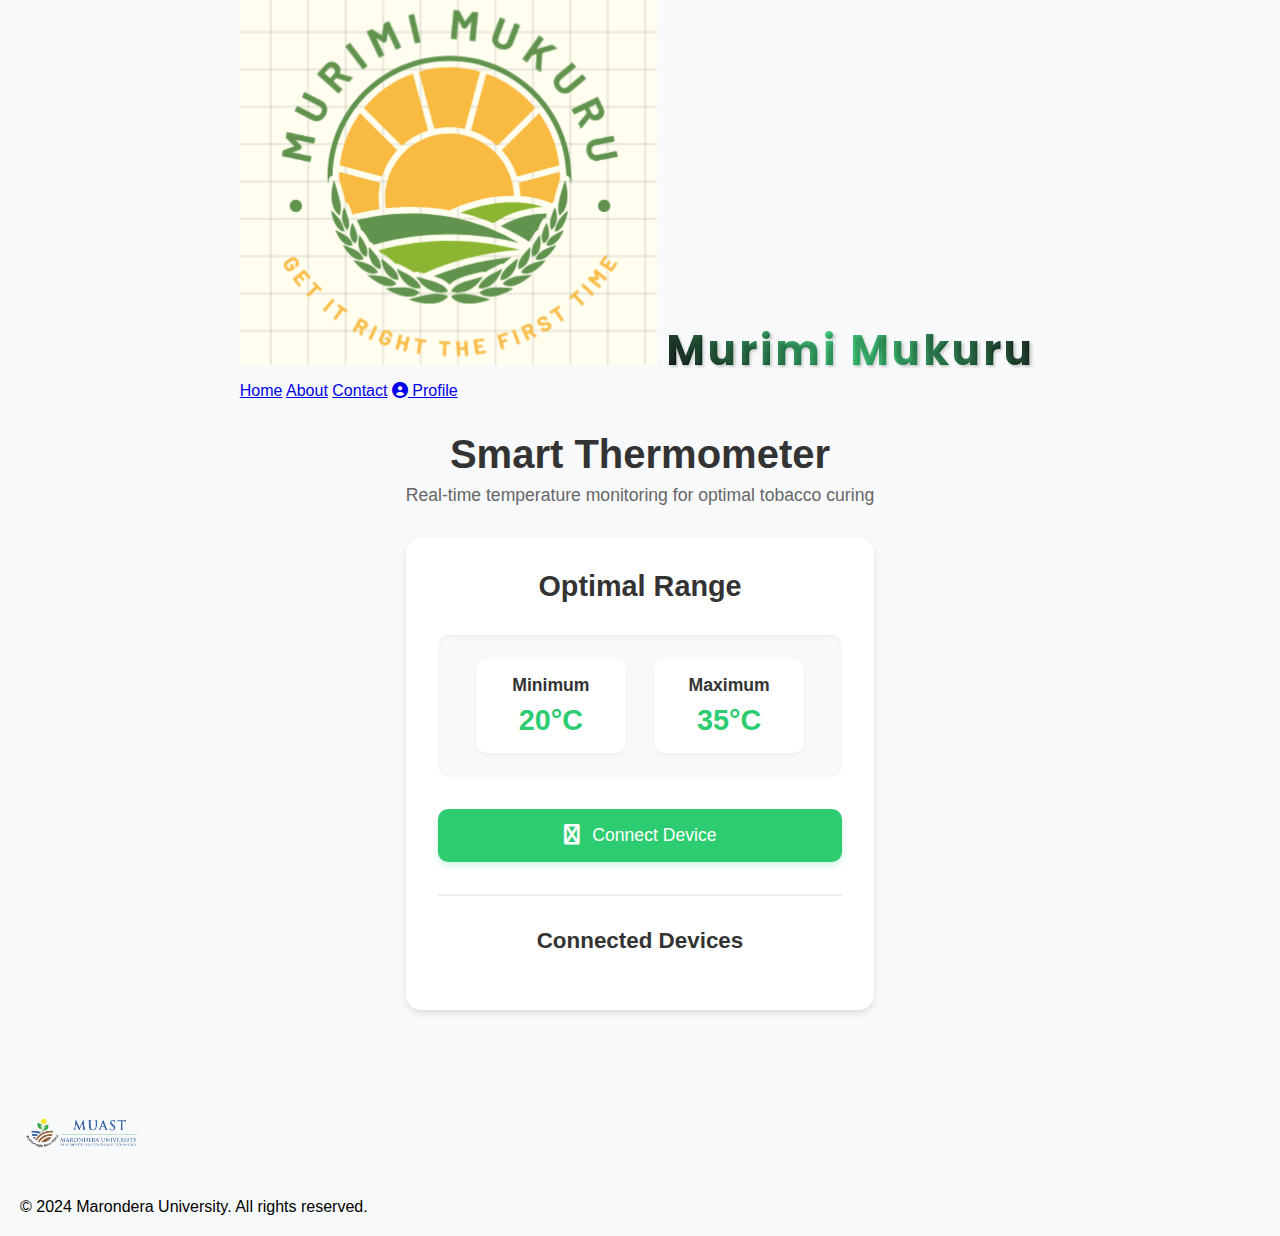
<file: thermometer.html>
<!DOCTYPE html>
<html lang="en">
<head>
    <meta charset="UTF-8">
    <meta name="viewport" content="width=device-width, initial-scale=1.0">
    <title>Barn Temperature Monitor - Murimi Mukuru</title>
    <link href="https://fonts.googleapis.com/css2?family=Poppins:wght@400;500;600;700&display=swap" rel="stylesheet">
    <link rel="stylesheet" href="css/style.css">
    <link rel="stylesheet" href="https://cdnjs.cloudflare.com/ajax/libs/font-awesome/6.0.0/css/all.min.css">
    <style>
        body {
            min-height: 100vh;
            display: flex;
            flex-direction: column;
            background-color: #f8f9fa;
            margin: 0;
        }

        .temperature-container {
            max-width: 1200px;
            margin: 2rem auto;
            padding: 0 1rem;
            flex: 1;
        }

        .temperature-header {
            text-align: center;
            margin-bottom: 2rem;
        }

        .temperature-header h1 {
            color: #333;
            font-size: 2.5rem;
            margin-bottom: 0.5rem;
        }

        .temperature-header p {
            color: #666;
            font-size: 1.1rem;
        }

        .temperature-grid {
            display: flex;
            justify-content: center;
            margin-bottom: 2rem;
        }

        .temperature-card {
            background: white;
            border-radius: 15px;
            padding: 2rem;
            box-shadow: 0 4px 6px rgba(0, 0, 0, 0.1);
            transition: transform 0.3s ease;
            width: 100%;
            max-width: 800px;
        }

        .temperature-card:hover {
            transform: translateY(-5px);
        }

        .temperature-card h2 {
            color: #333;
            font-size: 1.8rem;
            margin-bottom: 1.5rem;
            text-align: center;
        }

        .optimal-range {
            display: flex;
            justify-content: space-around;
            margin: 2rem 0;
            padding: 1.5rem;
            background-color: #f8f9fa;
            border-radius: 12px;
            box-shadow: inset 0 2px 4px rgba(0, 0, 0, 0.05);
        }

        .range-item {
            text-align: center;
            padding: 1rem;
            background: white;
            border-radius: 10px;
            box-shadow: 0 2px 4px rgba(0, 0, 0, 0.05);
            min-width: 150px;
        }

        .range-item p:first-child {
            font-weight: 600;
            color: #333;
            margin-bottom: 0.5rem;
            font-size: 1.1rem;
        }

        .range-item p:last-child {
            color: #2ecc71;
            font-size: 1.8rem;
            font-weight: 700;
        }

        .temp-controls {
            margin: 2rem 0;
        }

        .temp-control-btn {
            padding: 1rem 2rem;
            border: none;
            border-radius: 10px;
            background: #2ecc71;
            color: white;
            cursor: pointer;
            transition: all 0.3s ease;
            display: flex;
            align-items: center;
            gap: 0.8rem;
            font-size: 1.1rem;
            font-weight: 500;
            width: 100%;
            justify-content: center;
            box-shadow: 0 4px 6px rgba(46, 204, 113, 0.2);
        }

        .temp-control-btn:hover {
            background: #27ae60;
            transform: translateY(-2px);
            box-shadow: 0 6px 8px rgba(46, 204, 113, 0.3);
        }

        .temp-control-btn i {
            font-size: 1.3rem;
        }

        .connected-devices {
            margin-top: 2rem;
            padding-top: 2rem;
            border-top: 2px solid #eee;
        }

        .connected-devices h3 {
            margin-bottom: 1.5rem;
            color: #333;
            font-size: 1.4rem;
            text-align: center;
        }

        .connected-device-list {
            display: grid;
            grid-template-columns: repeat(auto-fit, minmax(250px, 1fr));
            gap: 1rem;
        }

        .connected-device {
            display: flex;
            justify-content: space-between;
            align-items: center;
            padding: 1rem;
            background: #f8f9fa;
            border-radius: 10px;
            box-shadow: 0 2px 4px rgba(0, 0, 0, 0.05);
            transition: all 0.3s ease;
        }

        .connected-device:hover {
            transform: translateY(-2px);
            box-shadow: 0 4px 6px rgba(0, 0, 0, 0.1);
        }

        .disconnect-btn {
            padding: 0.6rem 1.2rem;
            background: #e74c3c;
            color: white;
            border: none;
            border-radius: 8px;
            cursor: pointer;
            transition: all 0.3s ease;
            font-weight: 500;
        }

        .disconnect-btn:hover {
            background: #c0392b;
            transform: translateY(-1px);
        }

        .footer {
            width: 100%;
            margin-top: auto;
        }

        @media (max-width: 768px) {
            .temperature-card {
                padding: 1.5rem;
            }

            .optimal-range {
                flex-direction: column;
                gap: 1rem;
            }

            .range-item {
                width: 100%;
            }

            .connected-device-list {
                grid-template-columns: 1fr;
            }
        }

        /* Device Selection Modal */
        .device-modal {
            display: none;
            position: fixed;
            top: 0;
            left: 0;
            width: 100%;
            height: 100%;
            background: rgba(0, 0, 0, 0.5);
            z-index: 1000;
            justify-content: center;
            align-items: center;
        }

        .device-modal.active {
            display: flex;
        }

        .device-modal-content {
            background: white;
            padding: 2rem;
            border-radius: 15px;
            width: 90%;
            max-width: 500px;
            box-shadow: 0 4px 6px rgba(0, 0, 0, 0.1);
        }

        .device-modal-header {
            display: flex;
            justify-content: space-between;
            align-items: center;
            margin-bottom: 1.5rem;
        }

        .device-modal-header h2 {
            margin: 0;
            color: #333;
        }

        .close-modal {
            background: none;
            border: none;
            font-size: 1.5rem;
            cursor: pointer;
            color: #666;
        }

        .device-list {
            max-height: 300px;
            overflow-y: auto;
        }

        .device-item {
            display: flex;
            justify-content: space-between;
            align-items: center;
            padding: 1rem;
            border: 1px solid #eee;
            border-radius: 8px;
            margin-bottom: 0.5rem;
            cursor: pointer;
            transition: all 0.3s ease;
        }

        .device-item:hover {
            background: #f8f9fa;
            border-color: #2ecc71;
        }

        .device-item.selected {
            background: #e8f5e9;
            border-color: #2ecc71;
        }

        .device-info {
            display: flex;
            align-items: center;
            gap: 1rem;
        }

        .device-icon {
            font-size: 1.5rem;
            color: #2ecc71;
        }

        .device-details h3 {
            margin: 0;
            font-size: 1.1rem;
            color: #333;
        }

        .device-details p {
            margin: 0;
            font-size: 0.9rem;
            color: #666;
        }

        .device-status {
            font-size: 0.9rem;
            padding: 0.3rem 0.8rem;
            border-radius: 15px;
            background: #e8f5e9;
            color: #2ecc71;
        }

        .device-status.connected {
            background: #e3f2fd;
            color: #2196f3;
        }

        .scan-button {
            width: 100%;
            padding: 1rem;
            background: #2ecc71;
            color: white;
            border: none;
            border-radius: 8px;
            margin-top: 1rem;
            cursor: pointer;
            display: flex;
            align-items: center;
            justify-content: center;
            gap: 0.5rem;
            font-size: 1rem;
            transition: all 0.3s ease;
        }

        .scan-button:hover {
            background: #27ae60;
        }

        .scan-button i {
            animation: spin 1s linear infinite;
        }

        @keyframes spin {
            0% { transform: rotate(0deg); }
            100% { transform: rotate(360deg); }
        }
    </style>
</head>
<body>
    <!-- Navigation -->
    <nav class="navbar">
        <div class="nav-logo">
            <img src="images/murimi.png" alt="Murimi Mukuru Logo" class="nav-logo-img">
            <span class="nav-logo-text">Murimi Mukuru</span>
        </div>
        <div class="hamburger">
            <span class="bar"></span>
            <span class="bar"></span>
            <span class="bar"></span>
        </div>
        <div class="nav-links">
            <a href="home.html" class="nav-link">Home</a>
            <a href="#" class="nav-link">About</a>
            <a href="#" class="nav-link">Contact</a>
            <a href="#" class="nav-link profile-link">
                <i class="fas fa-user-circle"></i>
                Profile
            </a>
        </div>
    </nav>

    <!-- Main Content -->
    <div class="temperature-container">
        <div class="temperature-header">
            <h1>Smart Thermometer</h1>
            <p>Real-time temperature monitoring for optimal tobacco curing</p>
        </div>

        <div class="temperature-grid">
            <div class="temperature-card">
                <h2>Optimal Range</h2>
                <div class="optimal-range">
                    <div class="range-item">
                        <p>Minimum</p>
                        <p>20°C</p>
                    </div>
                    <div class="range-item">
                        <p>Maximum</p>
                        <p>35°C</p>
                    </div>
                </div>
                <div class="temp-controls">
                    <button class="temp-control-btn" onclick="showDeviceModal()">
                        <i class="fas fa-bluetooth"></i>
                        <span>Connect Device</span>
                    </button>
                </div>
                <div class="connected-devices">
                    <h3>Connected Devices</h3>
                    <div class="connected-device-list" id="connectedDevices">
                        <!-- Connected devices will be added here -->
                    </div>
                </div>
            </div>
        </div>
    </div>

    <!-- Device Selection Modal -->
    <div class="device-modal" id="deviceModal">
        <div class="device-modal-content">
            <div class="device-modal-header">
                <h2>Available Devices</h2>
                <button class="close-modal" onclick="hideDeviceModal()">&times;</button>
            </div>
            <div class="device-list" id="deviceList">
                <!-- Devices will be added here -->
            </div>
            <button class="scan-button" onclick="scanDevices()">
                <i class="fas fa-sync-alt"></i>
                Scan for Devices
            </button>
        </div>
    </div>

    <!-- Footer -->
    <footer class="footer">
        <div class="footer-content">
            <img src="images/logo.png" alt="Marondera University Logo" class="university-logo">
            <p>&copy; 2024 Marondera University. All rights reserved.</p>
        </div>
    </footer>

    <script>
        let connectedDevices = new Map();
        let isScanning = false;

        function showDeviceModal() {
            document.getElementById('deviceModal').classList.add('active');
            scanDevices();
        }

        function hideDeviceModal() {
            document.getElementById('deviceModal').classList.remove('active');
        }

        function scanDevices() {
            if (isScanning) return;
            isScanning = true;
            
            const scanButton = document.querySelector('.scan-button');
            scanButton.innerHTML = '<i class="fas fa-sync-alt"></i> Scanning...';
            
            // Simulate device scanning
            setTimeout(() => {
                const devices = [
                    { id: '1', name: 'Barn 1 Thermometer', location: 'Main Barn', signal: 'Strong' },
                    { id: '2', name: 'Barn 2 Thermometer', location: 'Secondary Barn', signal: 'Medium' },
                    { id: '3', name: 'Barn 3 Thermometer', location: 'Storage Barn', signal: 'Weak' }
                ];
                
                displayDevices(devices);
                isScanning = false;
                scanButton.innerHTML = '<i class="fas fa-sync-alt"></i> Scan for Devices';
            }, 2000);
        }

        function displayDevices(devices) {
            const deviceList = document.getElementById('deviceList');
            deviceList.innerHTML = '';
            
            devices.forEach(device => {
                const deviceElement = document.createElement('div');
                deviceElement.className = 'device-item';
                deviceElement.innerHTML = `
                    <div class="device-info">
                        <i class="fas fa-thermometer-half device-icon"></i>
                        <div class="device-details">
                            <h3>${device.name}</h3>
                            <p>${device.location} • Signal: ${device.signal}</p>
                        </div>
                    </div>
                    <span class="device-status">Available</span>
                `;
                
                deviceElement.onclick = () => connectDevice(device);
                deviceList.appendChild(deviceElement);
            });
        }

        function connectDevice(device) {
            if (connectedDevices.has(device.id)) return;
            
            connectedDevices.set(device.id, {
                ...device,
                temperature: 25 + Math.random() * 10
            });
            
            updateConnectedDevicesList();
            hideDeviceModal();
            startTemperatureUpdates(device.id);
        }

        function disconnectDevice(deviceId) {
            connectedDevices.delete(deviceId);
            updateConnectedDevicesList();
        }

        function updateConnectedDevicesList() {
            const container = document.getElementById('connectedDevices');
            container.innerHTML = '';
            
            connectedDevices.forEach((device, id) => {
                const deviceElement = document.createElement('div');
                deviceElement.className = 'connected-device';
                deviceElement.innerHTML = `
                    <div class="device-info">
                        <i class="fas fa-thermometer-half device-icon"></i>
                        <div class="device-details">
                            <h3>${device.name}</h3>
                            <p>${device.temperature.toFixed(1)}°C</p>
                        </div>
                    </div>
                    <button class="disconnect-btn" onclick="disconnectDevice('${id}')">
                        Disconnect
                    </button>
                `;
                container.appendChild(deviceElement);
            });
        }

        function startTemperatureUpdates(deviceId) {
            setInterval(() => {
                if (!connectedDevices.has(deviceId)) return;
                
                const device = connectedDevices.get(deviceId);
                device.temperature += (Math.random() - 0.5) * 2;
                device.temperature = Math.max(15, Math.min(40, device.temperature));
                
                connectedDevices.set(deviceId, device);
                updateConnectedDevicesList();
                
                // Update main temperature display with the average
                const avgTemp = Array.from(connectedDevices.values())
                    .reduce((sum, device) => sum + device.temperature, 0) / connectedDevices.size;
                
                updateMainTemperature(avgTemp);
            }, 2000);
        }

        function updateMainTemperature(temp) {
            const currentTemp = document.getElementById('currentTemp');
            const status = document.getElementById('tempStatus');
            const alert = document.getElementById('tempAlert');
            
            currentTemp.textContent = `${temp.toFixed(1)}°C`;
            
            if (temp < 20) {
                status.textContent = 'Temperature too low!';
                status.style.color = '#e74c3c';
                alert.classList.add('active');
            } else if (temp > 35) {
                status.textContent = 'Temperature too high!';
                status.style.color = '#e74c3c';
                alert.classList.add('active');
            } else {
                status.textContent = 'Temperature optimal';
                status.style.color = '#2ecc71';
                alert.classList.remove('active');
            }
        }
    </script>
    <script src="js/script.js"></script>
</body>
</html>
</file>
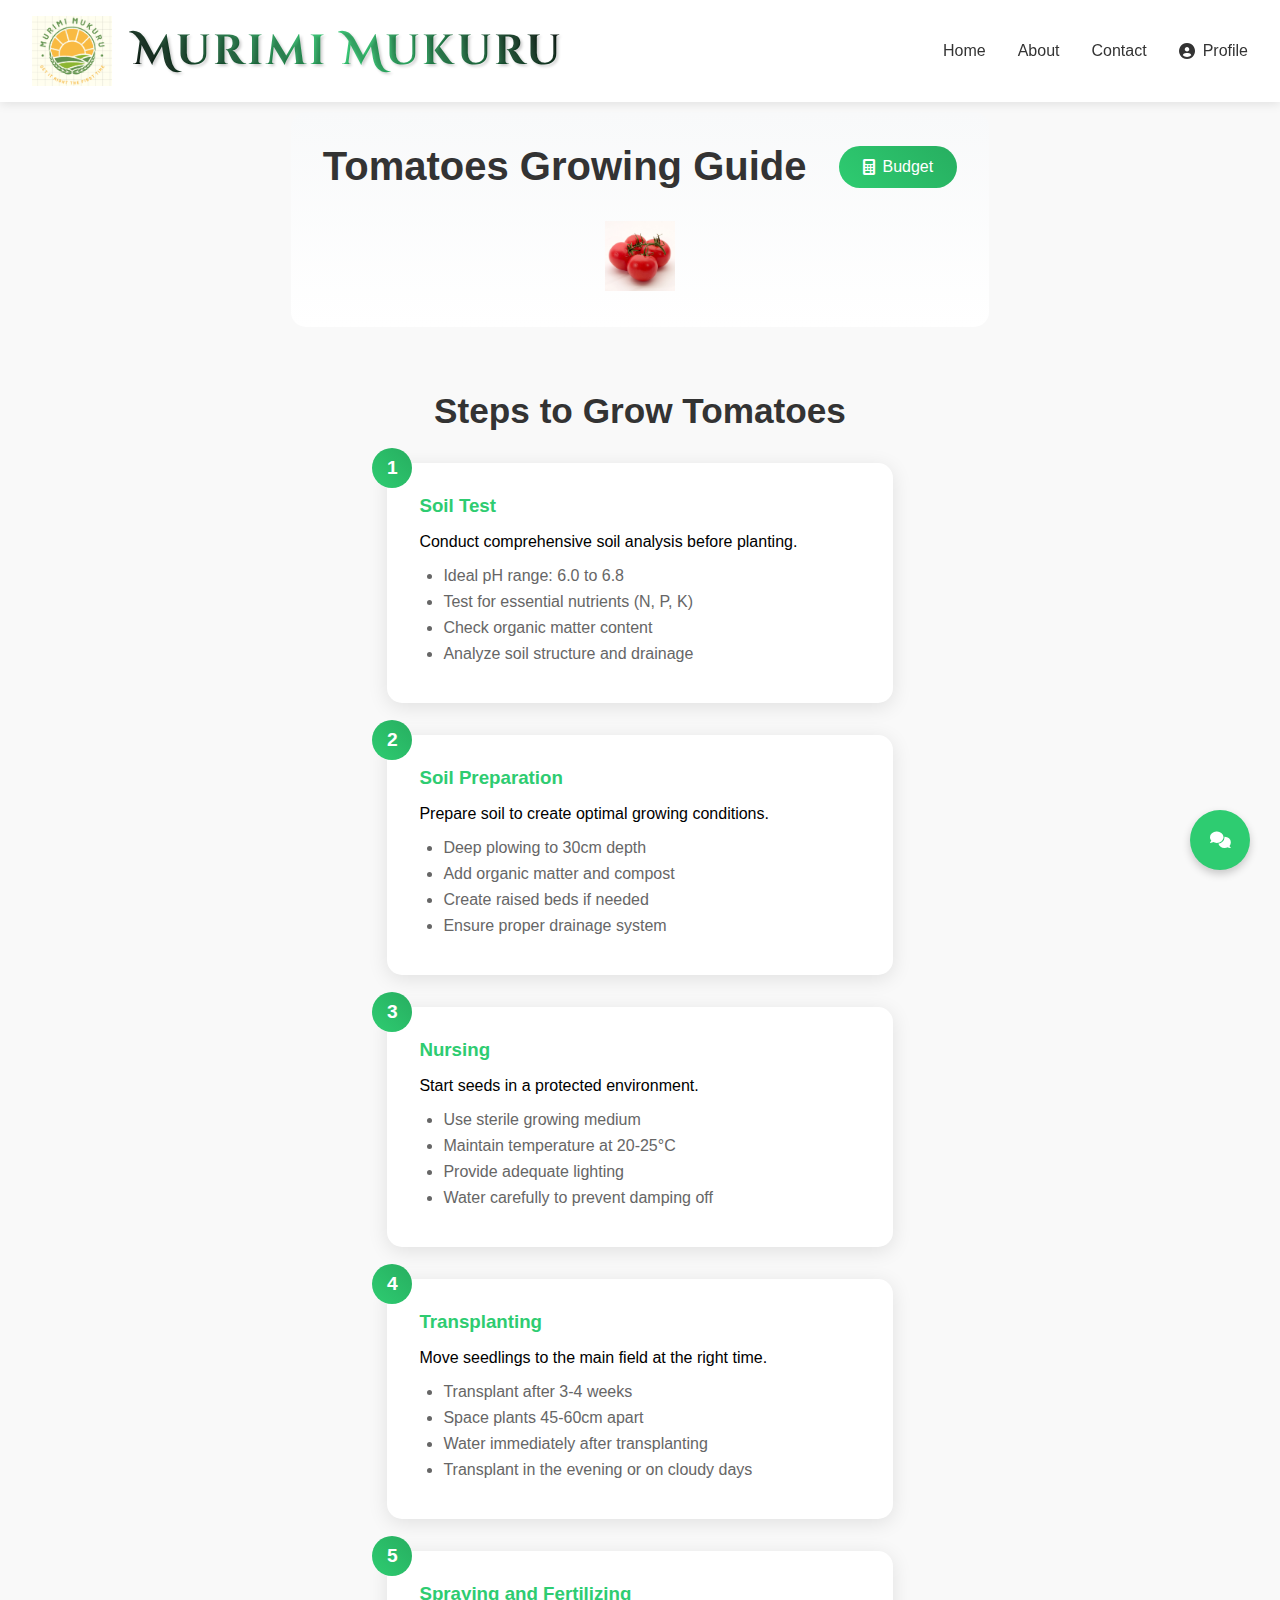
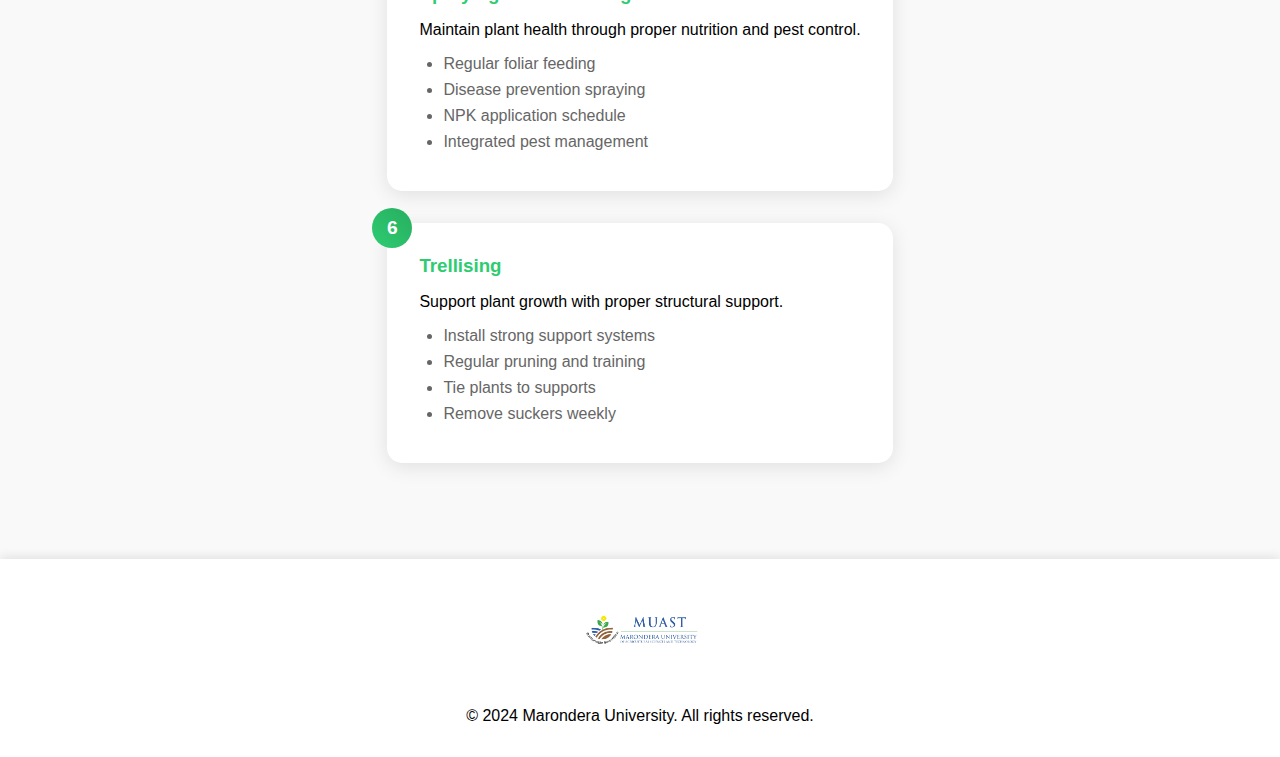
<file: tomatoes.html>
<!DOCTYPE html>
<html lang="en">
<head>
    <meta charset="UTF-8">
    <meta name="viewport" content="width=device-width, initial-scale=1.0">
    <title>MURIMI MUKURU - Tomatoes Growing Guide</title>
    <link href="https://fonts.googleapis.com/css2?family=Cinzel+Decorative:wght@700&family=Marcellus&display=swap" rel="stylesheet">
    <link rel="stylesheet" href="css/style.css">
    <link rel="stylesheet" href="css/home.css">
    <link rel="stylesheet" href="css/maize.css">
    <link rel="stylesheet" href="https://cdnjs.cloudflare.com/ajax/libs/animate.css/4.1.1/animate.min.css">
    <link rel="stylesheet" href="https://cdnjs.cloudflare.com/ajax/libs/font-awesome/6.0.0/css/all.min.css">
</head>
<body>
    <!-- Navigation -->
    <nav class="navbar">
        <div class="nav-logo">
            <img src="images/murimi.png" alt="Murimi Mukuru Logo" class="nav-logo-img">
            <span class="nav-logo-text">Murimi Mukuru</span>
        </div>
        <div class="nav-links">
            <a href="home.html" class="nav-link">Home</a>
            <a href="#" class="nav-link">About</a>
            <a href="#" class="nav-link">Contact</a>
            <a href="#" class="nav-link profile-link">
                <i class="fas fa-user-circle"></i>
                Profile
            </a>
        </div>
    </nav>

    <!-- Main Content -->
    <main class="main-content">
        <section class="crop-header animate__animated animate__fadeIn">
            <div class="crop-title">
                <h1>Tomatoes Growing Guide</h1>
                <button id="budgetBtn" class="budget-btn">
                    <i class="fas fa-calculator"></i>
                    Budget
                </button>
            </div>
            <div class="crop-image-container">
                <img src="images/tomatoes.jpg" alt="Tomatoes" class="crop-main-image" width="70px" height="70px">
            </div>
        </section>

        <section class="growing-steps animate__animated animate__fadeInUp">
            <h2>Steps to Grow Tomatoes</h2>
            
            <div class="step-card">
                <div class="step-number">1</div>
                <h3>Soil Test</h3>
                <p>Conduct comprehensive soil analysis before planting.</p>
                <ul>
                    <li>Ideal pH range: 6.0 to 6.8</li>
                    <li>Test for essential nutrients (N, P, K)</li>
                    <li>Check organic matter content</li>
                    <li>Analyze soil structure and drainage</li>
                </ul>
            </div>

            <div class="step-card">
                <div class="step-number">2</div>
                <h3>Soil Preparation</h3>
                <p>Prepare soil to create optimal growing conditions.</p>
                <ul>
                    <li>Deep plowing to 30cm depth</li>
                    <li>Add organic matter and compost</li>
                    <li>Create raised beds if needed</li>
                    <li>Ensure proper drainage system</li>
                </ul>
            </div>

            <div class="step-card">
                <div class="step-number">3</div>
                <h3>Nursing</h3>
                <p>Start seeds in a protected environment.</p>
                <ul>
                    <li>Use sterile growing medium</li>
                    <li>Maintain temperature at 20-25°C</li>
                    <li>Provide adequate lighting</li>
                    <li>Water carefully to prevent damping off</li>
                </ul>
            </div>

            <div class="step-card">
                <div class="step-number">4</div>
                <h3>Transplanting</h3>
                <p>Move seedlings to the main field at the right time.</p>
                <ul>
                    <li>Transplant after 3-4 weeks</li>
                    <li>Space plants 45-60cm apart</li>
                    <li>Water immediately after transplanting</li>
                    <li>Transplant in the evening or on cloudy days</li>
                </ul>
            </div>

            <div class="step-card">
                <div class="step-number">5</div>
                <h3>Spraying and Fertilizing</h3>
                <p>Maintain plant health through proper nutrition and pest control.</p>
                <ul>
                    <li>Regular foliar feeding</li>
                    <li>Disease prevention spraying</li>
                    <li>NPK application schedule</li>
                    <li>Integrated pest management</li>
                </ul>
            </div>

            <div class="step-card">
                <div class="step-number">6</div>
                <h3>Trellising</h3>
                <p>Support plant growth with proper structural support.</p>
                <ul>
                    <li>Install strong support systems</li>
                    <li>Regular pruning and training</li>
                    <li>Tie plants to supports</li>
                    <li>Remove suckers weekly</li>
                </ul>
            </div>
        </section>

        <!-- Budget Calculator Modal -->
        <div id="budgetModal" class="modal">
            <div class="modal-content animate__animated animate__fadeInDown">
                <span class="close">&times;</span>
                <h2>A GROSS MARGIN BUDGET FOR TOMATO</h2>
                <form id="budgetForm">
                    <div class="budget-table">
                        <table>
                            <thead>
                                <tr>
                                    <th colspan="5">GROSS MARGIN</th>
                                </tr>
                            </thead>
                            <tbody>
                                <tr class="yield-row">
                                    <td>Yield levels</td>
                                    <td>kg</td>
                                    <td>30,000</td>
                                    <td>40,000</td>
                                    <td>50,000</td>
                                </tr>
                                <tr>
                                    <td>Selling price</td>
                                    <td>per kg</td>
                                    <td colspan="3">0.50</td>
                                </tr>
                                <tr>
                                    <td>Gross Income</td>
                                    <td>$/ha</td>
                                    <td>$ 15,000</td>
                                    <td>$ 20,000</td>
                                    <td>$ 25,000</td>
                                </tr>
                                <tr>
                                    <td>Total Variable Costs</td>
                                    <td>$/ha</td>
                                    <td>$ 2,528</td>
                                    <td>$ 2,824</td>
                                    <td>$ 3,120</td>
                                </tr>
                                <tr>
                                    <td>Gross Margin</td>
                                    <td>$/ha</td>
                                    <td>$ 12,472</td>
                                    <td>$ 17,176</td>
                                    <td>$ 21,880</td>
                                </tr>
                                <tr>
                                    <td>Gross Margin</td>
                                    <td>$/$100TVC</td>
                                    <td>$ 493</td>
                                    <td>$ 608</td>
                                    <td>$ 701</td>
                                </tr>
                                <tr class="yield-row">
                                    <td>Yield Levels</td>
                                    <td>kg/ha</td>
                                    <td>30,000</td>
                                    <td>40,000</td>
                                    <td>50,000</td>
                                </tr>
                            </tbody>
                        </table>

                        <!-- Variable Costs Table -->
                        <table class="variable-costs">
                            <thead>
                                <tr>
                                    <th colspan="4">VARIABLE COSTS ITEMS</th>
                                    <th>$/HA</th>
                                </tr>
                            </thead>
                            <tbody>
                                <tr>
                                    <td colspan="4">Prior to harvesting</td>
                                    <td></td>
                                </tr>
                                <tr>
                                    <td>a. Labour,</td>
                                    <td>184</td>
                                    <td>ld/ha</td>
                                    <td>$</td>
                                    <td>294</td>
                                </tr>
                                <tr>
                                    <td>b. Seed,</td>
                                    <td>150</td>
                                    <td>g/ha</td>
                                    <td>$</td>
                                    <td>1</td>
                                </tr>
                                <tr>
                                    <td>c. Tractor & equipment, 78</td>
                                    <td>78</td>
                                    <td>litres</td>
                                    <td>$</td>
                                    <td>273</td>
                                </tr>
                                <tr>
                                    <td>d. Fertilizer and lime (ex-factory)</td>
                                    <td colspan="4"></td>
                                </tr>
                                <tr>
                                    <td>Compound S,</td>
                                    <td>1000</td>
                                    <td>kg/ha</td>
                                    <td>$</td>
                                    <td>600</td>
                                </tr>
                                <tr>
                                    <td>Ammonium Nitrate,</td>
                                    <td>200</td>
                                    <td>kg/ha</td>
                                    <td>$</td>
                                    <td>120</td>
                                </tr>
                                <tr>
                                    <td>Agric. Lime</td>
                                    <td>300</td>
                                    <td>kg/ha</td>
                                    <td>$</td>
                                    <td>150</td>
                                </tr>
                                <tr>
                                    <td>Transport to farm</td>
                                    <td>1500</td>
                                    <td>kg</td>
                                    <td>$</td>
                                    <td>38</td>
                                </tr>
                                <tr>
                                    <td>e. Pest and disease control</td>
                                    <td colspan="4"></td>
                                </tr>
                                <tr>
                                    <td>Mancozeb,</td>
                                    <td>1</td>
                                    <td>kg/ha</td>
                                    <td>$</td>
                                    <td>10</td>
                                </tr>
                                <tr>
                                    <td>Dimethoate 40EC</td>
                                    <td>3</td>
                                    <td>litres/ha</td>
                                    <td>$</td>
                                    <td>21</td>
                                </tr>
                                <tr>
                                    <td>Wettable Sulphur,</td>
                                    <td>3</td>
                                    <td>kg/ha</td>
                                    <td>$</td>
                                    <td>24</td>
                                </tr>
                                <tr>
                                    <td>Hustathion,</td>
                                    <td>2</td>
                                    <td>lits/ha</td>
                                    <td>$</td>
                                    <td>17</td>
                                </tr>
                                <tr>
                                    <td>f. Irrigation,</td>
                                    <td>6000</td>
                                    <td>cubic metre</td>
                                    <td>$</td>
                                    <td>60</td>
                                </tr>
                                <tr>
                                    <td>g. Trellising wire,</td>
                                    <td>420</td>
                                    <td>kg/ha</td>
                                    <td>$</td>
                                    <td>0</td>
                                </tr>
                                <tr>
                                    <td>h. String,</td>
                                    <td>1</td>
                                    <td>kg/ha</td>
                                    <td>$</td>
                                    <td>0</td>
                                </tr>
                                <tr class="subtotal-row">
                                    <td>SUBTOTAL</td>
                                    <td colspan="3"></td>
                                    <td>$ 1,608</td>
                                </tr>
                                <tr>
                                    <td>Miscellaneous costs, 2%</td>
                                    <td colspan="3"></td>
                                    <td>$ 32</td>
                                </tr>
                                <tr class="total-row">
                                    <td>TVC PRIOR TO HARVESTING</td>
                                    <td colspan="3"></td>
                                    <td>$ 1,640</td>
                                </tr>
                            </tbody>
                        </table>

                        <!-- Harvesting and Marketing Table -->
                        <table class="harvesting-costs">
                            <tbody>
                                <tr>
                                    <td colspan="4">Harvesting and marketing</td>
                                    <td></td>
                                </tr>
                                <tr>
                                    <td>a. Labour,</td>
                                    <td>2</td>
                                    <td>days/ton</td>
                                    <td>$</td>
                                    <td>86</td>
                                </tr>
                                <tr>
                                    <td>b. Tractor,</td>
                                    <td>0.25</td>
                                    <td>litres/ton</td>
                                    <td>$</td>
                                    <td>26</td>
                                </tr>
                                <tr>
                                    <td>c. Transport</td>
                                    <td colspan="3"></td>
                                    <td>$ 750</td>
                                </tr>
                                <tr>
                                    <td>d. Packing boxes, 15kg</td>
                                    <td>15</td>
                                    <td>kg</td>
                                    <td>$</td>
                                    <td>8</td>
                                </tr>
                                <tr class="subtotal-row">
                                    <td>SUBTOTAL</td>
                                    <td colspan="3"></td>
                                    <td>$ 871</td>
                                </tr>
                                <tr>
                                    <td>Miscellaneous, 2%</td>
                                    <td colspan="3"></td>
                                    <td>$ 17</td>
                                </tr>
                                <tr class="total-row">
                                    <td>TOTAL HARV. & MARKETING</td>
                                    <td colspan="3"></td>
                                    <td>$ 888</td>
                                </tr>
                                <tr class="final-total-row">
                                    <td>TOTAL VARIABLE COSTS</td>
                                    <td colspan="3"></td>
                                    <td>$ 2,528</td>
                                </tr>
                            </tbody>
                        </table>
                    </div>
                </form>
            </div>
        </div>
    </main>

    <!-- Footer -->
    <footer class="footer">
        <div class="footer-content">
            <img src="images/logo.png" alt="Marondera University Logo" class="university-logo">
            <p>&copy; 2024 Marondera University. All rights reserved.</p>
        </div>
    </footer>

       <!-- Chat Feature -->
       <button class="chat-button" id="chatButton">
        <i class="fas fa-comments fa-lg"></i>
    </button>

    <div class="chat-window" id="chatWindow">
        <div class="chat-header">
            <span>Chat Support</span>
            <i class="fas fa-times" id="chatClose" style="cursor: pointer;"></i>
        </div>
        <div class="chat-messages" id="chatMessages">
            <!-- Messages will be added here dynamically -->
        </div>
        <div class="chat-input-area">
            <input type="text" class="chat-input" id="chatInput" placeholder="Type your message...">
            <button class="chat-send-btn" id="chatSend">
                <i class="fas fa-paper-plane"></i>
            </button>
        </div>
    </div>

    <script src="js/script.js"></script>
    <script src="js/maize.js"></script>
</body>
</html>
</file>
<file: css/style.css>
@import url('https://fonts.googleapis.com/css2?family=Poppins:wght@700&display=swap');

:root {
    --primary-color: #2ecc71;
    --secondary-color: #27ae60;
    --background-color: #f9f9f9;
    --text-color: #333;
    --error-color: #e74c3c;
}

* {
    margin: 0;
    padding: 0;
    box-sizing: border-box;
    font-family: 'Arial', sans-serif;
}

body {
    background-color: var(--background-color);
    min-height: 100vh;
    display: flex;
    justify-content: center;
    align-items: center;
}

.container {
    width: 100%;
    max-width: 1200px; /* Increased from 400px */
    padding: 40px;
    text-align: center;
    margin: 0 auto;
}

.logo-container {
    margin-bottom: 40px;
    border: 4px solid transparent;
    border-radius: 50%;
    padding: 20px;
    display: inline-block;
    background: 
        linear-gradient(var(--background-color), var(--background-color)) padding-box,
        linear-gradient(40deg, var(--primary-color) 40%, gold 40%) border-box;
    position: relative;
    overflow: hidden;
}

.app-logo {
    width: 180px; /* Increased from 150px */
    height: auto;
    animation: rotateLogo 20s linear infinite;
}

@keyframes rotateLogo {
    from {
        transform: rotate(0deg);
    }
    to {
        transform: rotate(360deg);
    }
}

.form-container {
    background: white;
    padding: 40px;
    border-radius: 20px;
    box-shadow: 0 10px 30px rgba(0, 0, 0, 0.1);
    max-width: 600px; /* Added max-width */
    margin: 0 auto;
    transition: transform 0.3s ease;
}

.form-container:hover {
    transform: translateY(-5px);
}

.form-group {
    margin-bottom: 25px;
    position: relative;
}

input, select {
    width: 100%;
    padding: 15px 20px;
    border: 2px solid #eee;
    border-radius: 12px;
    font-size: 1rem;
    transition: all 0.3s ease;
    background-color: #f8f9fa;
}

input:focus, select:focus {
    border-color: var(--primary-color);
    box-shadow: 0 0 0 3px rgba(46, 204, 113, 0.1);
    background-color: white;
}

.btn-submit {
    width: 100%;
    padding: 15px 30px;
    background: linear-gradient(45deg, var(--primary-color), var(--secondary-color));
    color: white;
    border: none;
    border-radius: 12px;
    font-size: 1.1rem;
    font-weight: 600;
    cursor: pointer;
    transition: all 0.3s ease;
    margin-top: 20px;
}

.btn-submit:hover {
    transform: translateY(-2px);
    box-shadow: 0 5px 15px rgba(46, 204, 113, 0.3);
}

.form-link {
    margin-top: 25px;
    color: #666;
    font-size: 1rem;
}

.form-link a {
    color: var(--primary-color);
    text-decoration: none;
    font-weight: 600;
    transition: color 0.3s ease;
}

.form-link a:hover {
    color: var(--secondary-color);
}

.footer {
    margin-top: 50px;
    padding: 20px;
}

.university-logo {
    width: 120px;
    height: auto;
    margin-bottom: 15px;
    transition: transform 0.3s ease;
}

.university-logo:hover {
    transform: scale(1.1);
}

h2 {
    color: var(--text-color);
    margin-bottom: 40px;
    font-size: 2.2rem;
    font-weight: 600;
}

/* Animations */
.form-group input, .form-group select {
    transform: translateY(0);
    transition: transform 0.3s ease;
}

.form-group input:focus, .form-group select:focus {
    transform: translateY(-2px);
}

.btn-submit {
    position: relative;
    overflow: hidden;
}

.btn-submit::after {
    content: '';
    position: absolute;
    top: 50%;
    left: 50%;
    width: 0;
    height: 0;
    background: rgba(255, 255, 255, 0.2);
    border-radius: 50%;
    transform: translate(-50%, -50%);
    transition: width 0.6s ease, height 0.6s ease;
}

.btn-submit:active::after {
    width: 200px;
    height: 200px;
}

.chat-button {
    position: fixed;
    bottom: 30px;
    right: 30px;
    width: 60px;
    height: 60px;
    border-radius: 50%;
    background-color: var(--primary-color); /* Changed to green */
    color: white;
    border: none;
    cursor: pointer;
    box-shadow: 0 4px 8px rgba(0,0,0,0.2);
    z-index: 1000;
    display: flex;
    align-items: center;
    justify-content: center;
    transition: transform 0.3s ease;
}

.chat-button:hover {
    transform: scale(1.1);
    background-color: var(--secondary-color); /* Darker green on hover */
}

.chat-window {
    position: fixed;
    bottom: 100px;
    right: 30px;
    width: 350px;
    height: 450px;
    background-color: white;
    border-radius: 15px;
    box-shadow: 0 4px 12px rgba(0,0,0,0.15);
    z-index: 999;
    display: none;
    flex-direction: column;
    overflow: hidden;
}

.chat-header {
    padding: 15px 20px;
    background-color: var(--primary-color); /* Changed to green */
    color: white;
    border-radius: 15px 15px 0 0;
    display: flex;
    justify-content: space-between;
    align-items: center;
    font-weight: 500;
}

.chat-messages {
    flex-grow: 1;
    padding: 20px;
    overflow-y: auto;
    background-color: #f8f9fa;
}

.chat-input-area {
    padding: 15px;
    border-top: 1px solid #eee;
    display: flex;
    gap: 10px;
    background-color: white;
}

.chat-input {
    flex-grow: 1;
    padding: 12px 15px;
    border: 1px solid #ddd;
    border-radius: 20px;
    outline: none;
    font-size: 14px;
}

.chat-input:focus {
    border-color: var(--primary-color); /* Changed to green */
}

.chat-send-btn {
    background-color: var(--primary-color); /* Changed to green */
    color: white;
    border: none;
    border-radius: 50%;
    width: 40px;
    height: 40px;
    cursor: pointer;
    display: flex;
    align-items: center;
    justify-content: center;
    transition: background-color 0.3s ease;
}

.chat-send-btn:hover {
    background-color: var(--secondary-color); /* Darker green on hover */
}

.message {
    margin-bottom: 15px;
    display: flex;
    flex-direction: column;
}

.message-user {
    align-items: flex-end;
}

.message-bot {
    align-items: flex-start;
}

.message-content {
    max-width: 80%;
    padding: 10px 15px;
    border-radius: 15px;
    font-size: 14px;
    line-height: 1.4;
}

.message-user .message-content {
    background-color: var(--primary-color); /* Changed to green */
    color: white;
    border-bottom-right-radius: 5px;
}

.message-bot .message-content {
    background-color: #e9ecef;
    color: #212529;
    border-bottom-left-radius: 5px;
}

.message-time {
    font-size: 12px;
    color: #6c757d;
    margin-top: 5px;
}

/* Responsive Design */
@media (max-width: 1200px) {
    .container {
        max-width: 900px;
        padding: 30px;
    }
}

@media (max-width: 992px) {
    .container {
        max-width: 700px;
        padding: 25px;
    }
}

@media (max-width: 768px) {
    .container {
        padding: 20px;
    }

    .form-container {
        padding: 30px 20px;
    }

    h2 {
        font-size: 1.8rem;
    }

    .app-logo {
        width: 150px;
    }
}

@media (max-width: 480px) {
    .container {
        padding: 15px;
    }

    .form-container {
        padding: 20px 15px;
    }

    .form-group input,
    .form-group select {
        padding: 12px 15px;
    }

    h2 {
        font-size: 1.6rem;
        margin-bottom: 30px;
    }

    .app-logo {
        width: 120px;
    }
}

/* Animation Enhancements */
@keyframes fadeInUp {
    from {
        opacity: 0;
        transform: translateY(20px);
    }
    to {
        opacity: 1;
        transform: translateY(0);
    }
}

.form-group {
    animation: fadeInUp 0.5s ease forwards;
    opacity: 0;
}

.form-group:nth-child(1) { animation-delay: 0.1s; }
.form-group:nth-child(2) { animation-delay: 0.2s; }
.form-group:nth-child(3) { animation-delay: 0.3s; }
.form-group:nth-child(4) { animation-delay: 0.4s; }
.form-group:nth-child(5) { animation-delay: 0.5s; }

/* Navigation logo text styling */
.nav-logo-text {
    font-size: 2.6rem;
    font-weight: 700;
    font-family: 'Poppins', sans-serif;  /* Changed to Poppins */
    text-transform: capitalize;
    letter-spacing: 3px;
    background: linear-gradient(45deg, 
        #000000 0%,    /* Pure black */
        var(--primary-color) 50%,    /* Green from your variables */
        #000000 100%   /* Pure black */
    );
    -webkit-background-clip: text;
    -webkit-text-fill-color: transparent;
    background-clip: text;
    position: relative;
    padding: 0 5px;
    transition: all 0.3s ease;
    /* Enhanced styling for depth */
    text-shadow: 
        2px 2px 3px rgba(0, 0, 0, 0.2),
        -1px -1px 2px rgba(255, 255, 255, 0.1);
}

.nav-logo-text:hover {
    transform: scale(1.02);
    letter-spacing: 3.5px;
    background: linear-gradient(45deg, 
        var(--primary-color) 0%,    /* Green */
        #000000 50%,               /* Black */
        var(--primary-color) 100%  /* Green */
    );
    -webkit-background-clip: text;
    background-clip: text;
    -webkit-text-fill-color: transparent;
}

/* Responsive adjustments */
@media (max-width: 768px) {
    .nav-logo-text {
        font-size: 2.2rem;
        letter-spacing: 2px;
    }
}

@media (max-width: 480px) {
    .nav-logo-text {
        font-size: 1.8rem;
        letter-spacing: 1.5px;
    }
}
</file>
<file: css/home.css>
/* Body and Main Layout */
body {
    min-height: 100vh;
    display: flex;
    flex-direction: column;
    margin: 0;
    padding: 0;
    background-color: var(--background-color);
}

/* Navigation */
.navbar {
    background-color: white;
    padding: 1rem 2rem;
    box-shadow: 0 2px 10px rgba(0, 0, 0, 0.1);
    display: flex;
    justify-content: space-between;
    align-items: center;
    position: fixed;
    top: 0;
    left: 0;
    right: 0;
    z-index: 1000;
}

.nav-logo {
    display: flex;
    align-items: center;
    gap: 1rem;
}

.nav-logo-img {
    height: 70px; /* Increased from 40px to 70px */
    animation: rotateLogo 20s linear infinite;
}

.nav-logo-text {
    font-size: 2.6rem;
    font-weight: 700;
    font-family: 'Cinzel Decorative', 'Marcellus', serif;
    text-transform: capitalize;
    letter-spacing: 3px;
    background: linear-gradient(45deg, 
        #000000 0%,    /* Pure black */
        var(--primary-color) 50%,    /* Green from your variables */
        #000000 100%   /* Pure black */
    );
    -webkit-background-clip: text;
    -webkit-text-fill-color: transparent;
    background-clip: text;
    position: relative;
    padding: 0 5px;
    transition: all 0.3s ease;
    /* Enhanced styling for depth */
    text-shadow: 
        2px 2px 3px rgba(0, 0, 0, 0.2),
        -1px -1px 2px rgba(255, 255, 255, 0.1);
}

.nav-logo-text:hover {
    transform: scale(1.02);
    letter-spacing: 3.5px;
    background: linear-gradient(45deg, 
        var(--primary-color) 0%,    /* Green */
        #000000 50%,               /* Black */
        var(--primary-color) 100%  /* Green */
    );
    -webkit-background-clip: text;
    background-clip: text;
    -webkit-text-fill-color: transparent;
}

/* Add support for Firefox and other browsers */
@supports (-moz-background-clip: text) or (-webkit-background-clip: text) {
    .nav-logo-text {
        background-clip: text;
        -moz-background-clip: text;
    }
}

/* Add these imports at the top of your CSS file */
@import url('https://fonts.googleapis.com/css2?family=Cinzel+Decorative:wght@700&display=swap');
@import url('https://fonts.googleapis.com/css2?family=Marcellus&display=swap');

/* Responsive adjustments */
@media (max-width: 768px) {
    .nav-logo-text {
        font-size: 2.2rem;
        letter-spacing: 2px;
    }
}

@media (max-width: 480px) {
    .nav-logo-text {
        font-size: 1.8rem;
        letter-spacing: 1.5px;
    }
}

.nav-links {
    display: flex;
    gap: 2rem;
    align-items: center;
}

.nav-link {
    color: var(--text-color);
    text-decoration: none;
    font-weight: 500;
    transition: color 0.3s ease;
}

.nav-link:hover {
    color: var(--primary-color);
}

.profile-link {
    display: flex;
    align-items: center;
    gap: 0.5rem;
}

/* Main Content */
.main-content {
    flex: 1;
    margin-top: 80px;
    padding: 2rem;
    width: 100%;
    box-sizing: border-box;
    display: flex;
    flex-direction: column;
    align-items: center;
}

.hero-section, 
.features-grid {
    width: 100%;
    max-width: 1200px;
}

.hero-section {
    text-align: center;
    padding: 3rem 0;
    background: linear-gradient(135deg, var(--primary-color) 0%, var(--secondary-color) 100%);
    color: white;
    border-radius: 15px;
    margin-bottom: 3rem;
}

.hero-section h1 {
    font-size: 2.5rem;
    margin-bottom: 1rem;
}

/* Features Grid - Improved Responsiveness */
.features-grid {
    display: grid;
    grid-template-columns: repeat(3, 1fr);
    gap: 2rem;
    padding: 2rem 0;
    margin-bottom: 3rem;
}

.feature-card {
    background: white;
    padding: 2rem;
    border-radius: 10px;
    box-shadow: 0 4px 15px rgba(0, 0, 0, 0.1);
    text-align: center;
    transition: transform 0.3s ease, box-shadow 0.3s ease;
    cursor: pointer;
    height: 100%;
    display: flex;
    flex-direction: column;
    justify-content: space-between;
}

.feature-card:hover {
    transform: translateY(-5px);
    box-shadow: 0 6px 20px rgba(0, 0, 0, 0.15);
}

.feature-icon {
    font-size: 2.5rem;
    color: var(--primary-color);
    margin-bottom: 1.5rem;
}

.feature-card h3 {
    color: var(--text-color);
    margin-bottom: 1rem;
}

.feature-card p {
    color: #666;
    font-size: 0.9rem;
}

/* Footer */
.footer {
    background-color: white;
    padding: 2rem;
    margin-top: auto;
    box-shadow: 0 -2px 10px rgba(0, 0, 0, 0.1);
    width: 100%;
}

.footer-content {
    max-width: 1200px;
    margin: 0 auto;
    display: flex;
    flex-direction: column;
    align-items: center;
    gap: 1rem;
    width: 100%;
}

/* Responsive Design */
@media (max-width: 1200px) {
    .features-grid {
        grid-template-columns: repeat(2, 1fr);
    }
}

@media (max-width: 768px) {
    .navbar {
        padding: 1rem;
    }

    .nav-links {
        gap: 1rem;
    }

    .main-content {
        padding: 1rem;
    }

    .features-grid {
        grid-template-columns: 1fr;
    }

    .hero-section {
        padding: 2rem 1rem;
        margin-bottom: 2rem;
    }

    .hero-section h1 {
        font-size: 1.8rem;
    }
}

@media (max-width: 480px) {
    .nav-links {
        font-size: 0.9rem;
        gap: 0.8rem;
    }

    .feature-card {
        padding: 1.5rem;
    }
}
</file>
<file: css/crops.css>
/* Page Title */
.page-title {
    font-size: 2.5rem;
    color: var(--text-color);
    text-align: center;
    margin-bottom: 2rem;
    position: relative;
    padding-bottom: 1rem;
}

.page-title::after {
    content: '';
    position: absolute;
    bottom: 0;
    left: 50%;
    transform: translateX(-50%);
    width: 100px;
    height: 3px;
    background: linear-gradient(to right, var(--primary-color), var(--secondary-color));
    border-radius: 2px;
}

/* Search Container */
.search-container {
    position: relative;
    margin-bottom: 2rem;
    max-width: 600px;
    margin-left: auto;
    margin-right: auto;
}

#searchInput {
    width: 100%;
    padding: 15px 45px 15px 20px;
    border: 2px solid #eee;
    border-radius: 25px;
    font-size: 16px;
    transition: all 0.3s ease;
    background-color: white;
    box-shadow: 0 2px 10px rgba(0, 0, 0, 0.05);
}

#searchInput:focus {
    border-color: var(--primary-color);
    box-shadow: 0 0 15px rgba(var(--primary-color-rgb), 0.2);
    outline: none;
}

.search-icon {
    position: absolute;
    right: 20px;
    top: 50%;
    transform: translateY(-50%);
    color: var(--primary-color);
    font-size: 18px;
}

/* Table Styling */
.crops-table-container {
    overflow-x: auto;
    background: white;
    border-radius: 15px;
    box-shadow: 0 4px 20px rgba(0, 0, 0, 0.1);
    padding: 1rem;
    margin-top: 2rem;
}

.crops-table {
    width: 100%;
    border-collapse: separate;
    border-spacing: 0;
    min-width: 600px;
}

.crops-table th {
    background: linear-gradient(45deg, var(--primary-color), var(--secondary-color));
    color: white;
    font-weight: 600;
    padding: 1.2rem;
    text-transform: uppercase;
    letter-spacing: 1px;
    font-size: 0.9rem;
}

.crops-table th:first-child {
    border-top-left-radius: 10px;
}

.crops-table th:last-child {
    border-top-right-radius: 10px;
}

.crops-table td {
    padding: 1.2rem;
    border-bottom: 1px solid #eee;
    vertical-align: middle;
}

.table-row {
    transition: transform 0.3s ease, box-shadow 0.3s ease;
}

.table-row:hover {
    transform: translateY(-3px);
    box-shadow: 0 5px 15px rgba(0, 0, 0, 0.1);
    background-color: #f8f9fa;
}

/* Crop Images */
.crop-image {
    width: 100px;
    height: 100px;
    object-fit: cover;
    border-radius: 15px;
    transition: all 0.3s ease;
    box-shadow: 0 2px 10px rgba(0, 0, 0, 0.1);
}

.crop-image:hover {
    transform: scale(1.15) rotate(2deg);
    box-shadow: 0 5px 15px rgba(0, 0, 0, 0.2);
}

/* Buttons */
.view-details-btn {
    padding: 10px 20px;
    background: linear-gradient(45deg, var(--primary-color), var(--secondary-color));
    color: white;
    border: none;
    border-radius: 25px;
    cursor: pointer;
    transition: all 0.3s ease;
    font-weight: 500;
    display: flex;
    align-items: center;
    gap: 8px;
    box-shadow: 0 2px 10px rgba(0, 0, 0, 0.1);
}

.view-details-btn i {
    font-size: 16px;
}

.view-details-btn:hover {
    transform: translateY(-2px);
    box-shadow: 0 5px 15px rgba(0, 0, 0, 0.2);
    background: linear-gradient(45deg, var(--secondary-color), var(--primary-color));
}

/* Responsive Design */
@media (max-width: 768px) {
    .page-title {
        font-size: 2rem;
    }

    .crops-section {
        padding: 1rem;
    }
    
    .crops-table th,
    .crops-table td {
        padding: 1rem;
    }
    
    .crop-image {
        width: 80px;
        height: 80px;
    }

    .view-details-btn {
        padding: 8px 16px;
        font-size: 14px;
    }
}

/* Loading Animation */
@keyframes shimmer {
    0% {
        background-position: -468px 0;
    }
    100% {
        background-position: 468px 0;
    }
}

/* Hover Effects */
.crops-section {
    position: relative;
    overflow: hidden;
}

.crops-section::before {
    content: '';
    position: absolute;
    top: -50%;
    left: -50%;
    width: 200%;
    height: 200%;
    background: radial-gradient(circle, rgba(255,255,255,0.1) 0%, rgba(255,255,255,0) 70%);
    transform: rotate(45deg);
    pointer-events: none;
    z-index: -1;
}
</file>
<file: css/maize.css>
/* Crop Header Styles */
.crop-header {
    display: flex;
    flex-direction: column;
    align-items: center;
    padding: 2rem;
    background: linear-gradient(to bottom, #f8f9fa, #ffffff);
    border-radius: 15px;
    margin-bottom: 2rem;
}

.crop-title {
    display: flex;
    align-items: center;
    gap: 2rem;
    margin-bottom: 2rem;
}

.crop-title h1 {
    font-size: 2.5rem;
    color: var(--text-color);
    margin: 0;
}

.crop-main-image {
    width: 70px;
    height: 70px;
    object-fit: cover;
}

/* Growing Steps Styles */
.growing-steps {
    padding: 2rem;
}

.growing-steps h2 {
    text-align: center;
    margin-bottom: 2rem;
    color: var(--text-color);
}

.step-card {
    background: white;
    border-radius: 15px;
    padding: 2rem;
    margin-bottom: 2rem;
    box-shadow: 0 4px 20px rgba(0, 0, 0, 0.1);
    position: relative;
    transition: transform 0.3s ease;
}

.step-card:hover {
    transform: translateY(-5px);
}

.step-number {
    position: absolute;
    top: -15px;
    left: -15px;
    width: 40px;
    height: 40px;
    background: linear-gradient(45deg, var(--primary-color), var(--secondary-color));
    color: white;
    border-radius: 50%;
    display: flex;
    align-items: center;
    justify-content: center;
    font-weight: bold;
    font-size: 1.2rem;
}

.step-card h3 {
    color: var(--primary-color);
    margin-bottom: 1rem;
}

.step-card ul {
    margin-top: 1rem;
    padding-left: 1.5rem;
}

.step-card li {
    margin-bottom: 0.5rem;
    color: #666;
}

/* Budget Calculator Button */
.budget-btn {
    padding: 12px 24px;
    background: linear-gradient(45deg, var(--primary-color), var(--secondary-color));
    color: white;
    border: none;
    border-radius: 25px;
    cursor: pointer;
    font-size: 1rem;
    display: flex;
    align-items: center;
    gap: 8px;
    transition: all 0.3s ease;
}

.budget-btn:hover {
    transform: translateY(-2px);
    box-shadow: 0 4px 15px rgba(0, 0, 0, 0.2);
}

/* Modal Styles */
.modal {
    display: none;
    position: fixed;
    top: 0;
    left: 0;
    width: 100%;
    height: 100%;
    background: rgba(0, 0, 0, 0.5);
    z-index: 1000;
    overflow-y: auto; /* Add scrolling */
}

.modal-content {
    background: white;
    margin: 5% auto;
    padding: 2rem;
    width: 90%;
    max-width: 600px;
    border-radius: 15px;
    position: relative;
    max-height: 85vh; /* Limit height to 85% of viewport height */
    overflow-y: auto; /* Add scrolling to content */
}

.close {
    position: absolute;
    right: 20px;
    top: 20px;
    font-size: 1.5rem;
    cursor: pointer;
    color: #666;
}

/* Add smooth scrolling behavior */
.modal-content {
    scrollbar-width: thin;
    scrollbar-color: var(--primary-color) #f1f1f1;
}

/* Customize scrollbar for webkit browsers */
.modal-content::-webkit-scrollbar {
    width: 8px;
}

.modal-content::-webkit-scrollbar-track {
    background: #f1f1f1;
    border-radius: 4px;
}

.modal-content::-webkit-scrollbar-thumb {
    background: var(--primary-color);
    border-radius: 4px;
}

.modal-content::-webkit-scrollbar-thumb:hover {
    background: var(--secondary-color);
}

/* Form Styles */
.form-group {
    margin-bottom: 1.5rem;
}

.form-group label {
    display: block;
    margin-bottom: 0.5rem;
    color: var(--text-color);
}

.form-group input,
.form-group select {
    width: 100%;
    padding: 10px;
    border: 2px solid #eee;
    border-radius: 8px;
    font-size: 1rem;
}

.calculate-btn {
    width: 100%;
    padding: 12px;
    background: linear-gradient(45deg, var(--primary-color), var(--secondary-color));
    color: white;
    border: none;
    border-radius: 8px;
    cursor: pointer;
    font-size: 1rem;
    display: flex;
    align-items: center;
    justify-content: center;
    gap: 8px;
    margin-top: 1rem;
}

/* Budget Results Styles */
.budget-results {
    margin-top: 2rem;
    padding-top: 2rem;
    border-top: 2px solid #eee;
    display: none;
}

.results-grid {
    display: grid;
    grid-template-columns: repeat(2, 1fr);
    gap: 1rem;
    margin-top: 1rem;
}

.result-item {
    background: #f8f9fa;
    padding: 1rem;
    border-radius: 8px;
}

.result-label {
    display: block;
    color: #666;
    font-size: 0.9rem;
}

.result-value {
    display: block;
    font-size: 1.1rem;
    font-weight: bold;
    color: var(--primary-color);
    margin-top: 0.5rem;
}

/* Budget Calculator Table Styles */
.budget-table {
    margin: 20px 0;
    overflow-x: auto;
}

.budget-table table {
    width: 100%;
    border-collapse: collapse;
    margin: 20px 0;
}

.budget-table th,
.budget-table td {
    border: 1px solid #ddd;
    padding: 8px;
    text-align: left;
}

.budget-table th {
    background-color: #f5f5f5;
    font-weight: bold;
    text-align: center;
}

.yield-row {
    background-color: #e8f5e9;
    font-weight: bold;
}

.yield-row:hover {
    background-color: #c8e6c9;
}

.subtotal-row,
.total-row,
.final-total-row {
    font-weight: bold;
    background-color: #f5f5f5;
}

.final-total-row {
    background-color: #e3f2fd;
}

.variable-costs td:first-child {
    padding-left: 20px;
}

.modal-content {
    max-width: 900px;
    width: 90%;
    max-height: 90vh;
    overflow-y: auto;
}

/* Align numbers to the right */
.budget-table td:nth-child(2),
.budget-table td:nth-child(3),
.budget-table td:nth-child(4),
.budget-table td:nth-child(5) {
    text-align: right;
}

/* Responsive Design */
@media (max-width: 768px) {
    .crop-title {
        flex-direction: column;
        text-align: center;
        gap: 1rem;
    }

    .crop-title h1 {
        font-size: 2rem;
    }

    .results-grid {
        grid-template-columns: 1fr;
    }
}

.small-image img {
    max-width: 50px;
    height: 50px;
}
</file>
